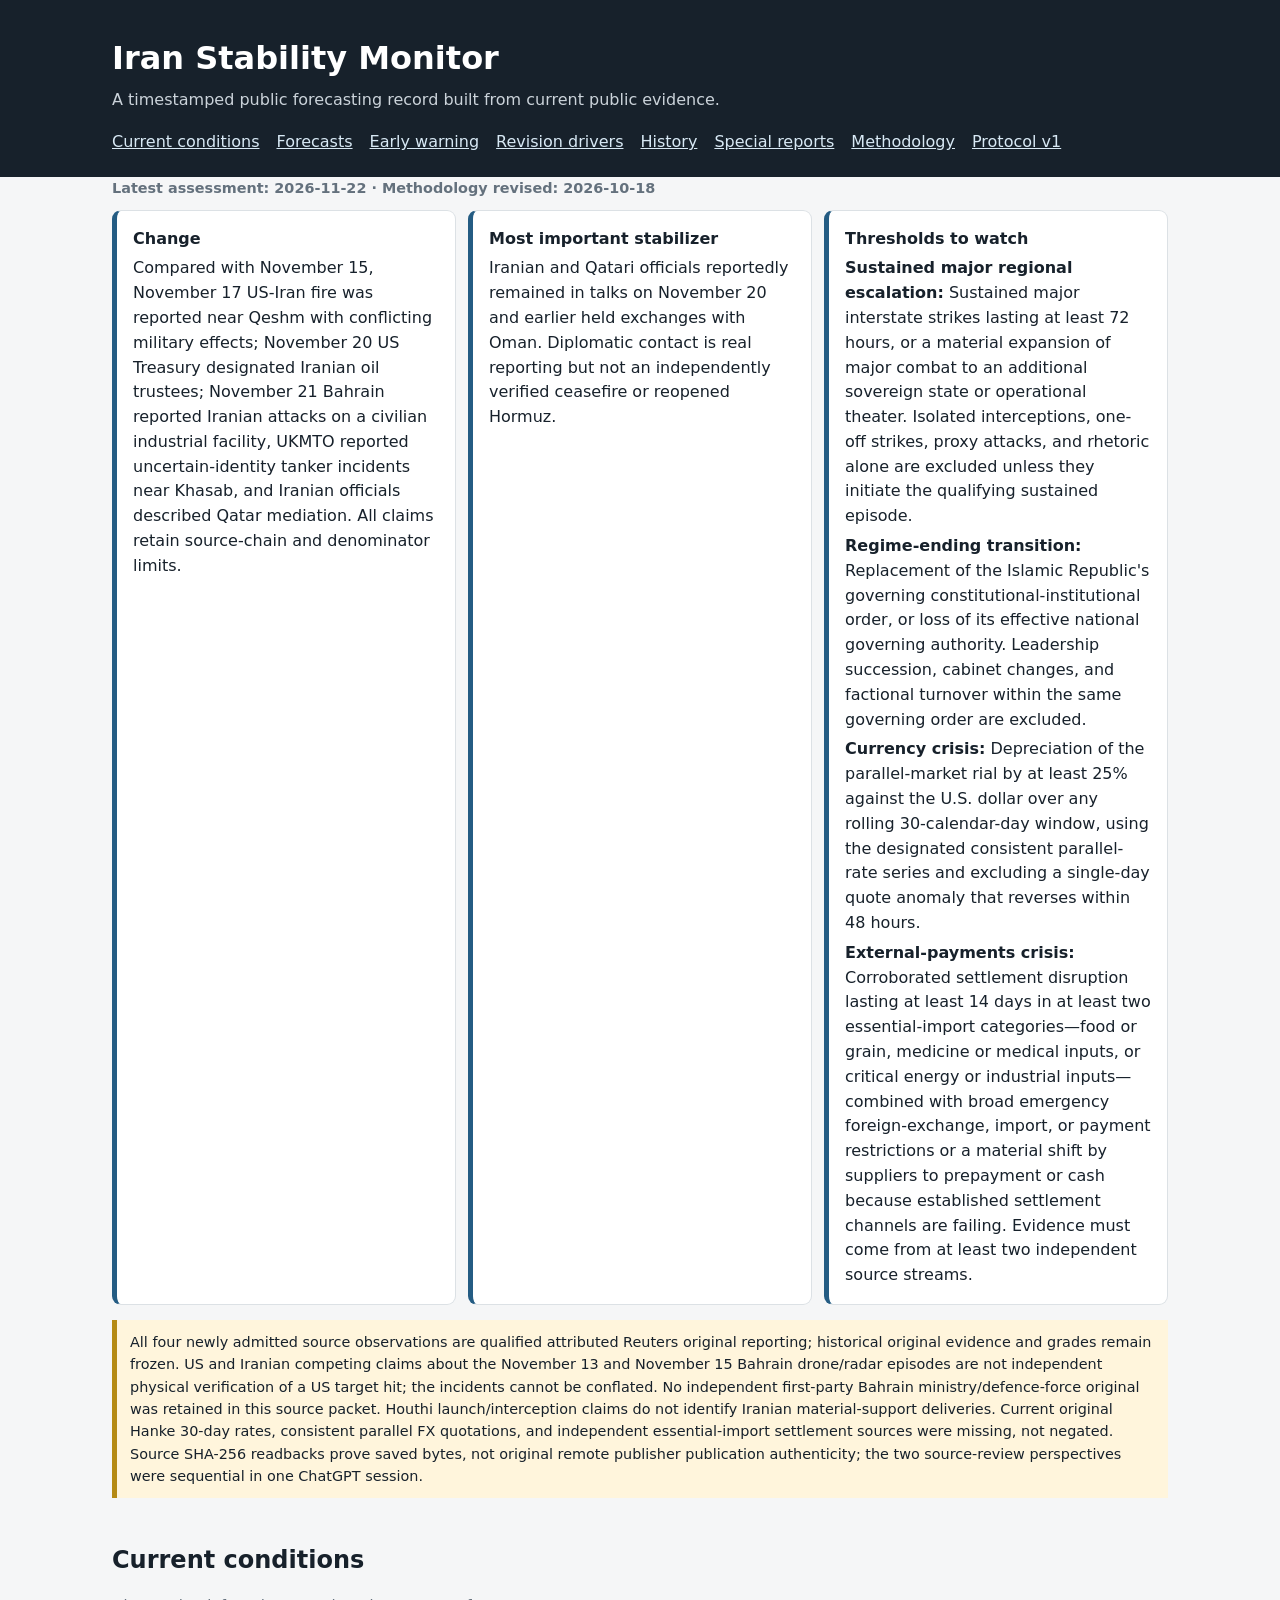
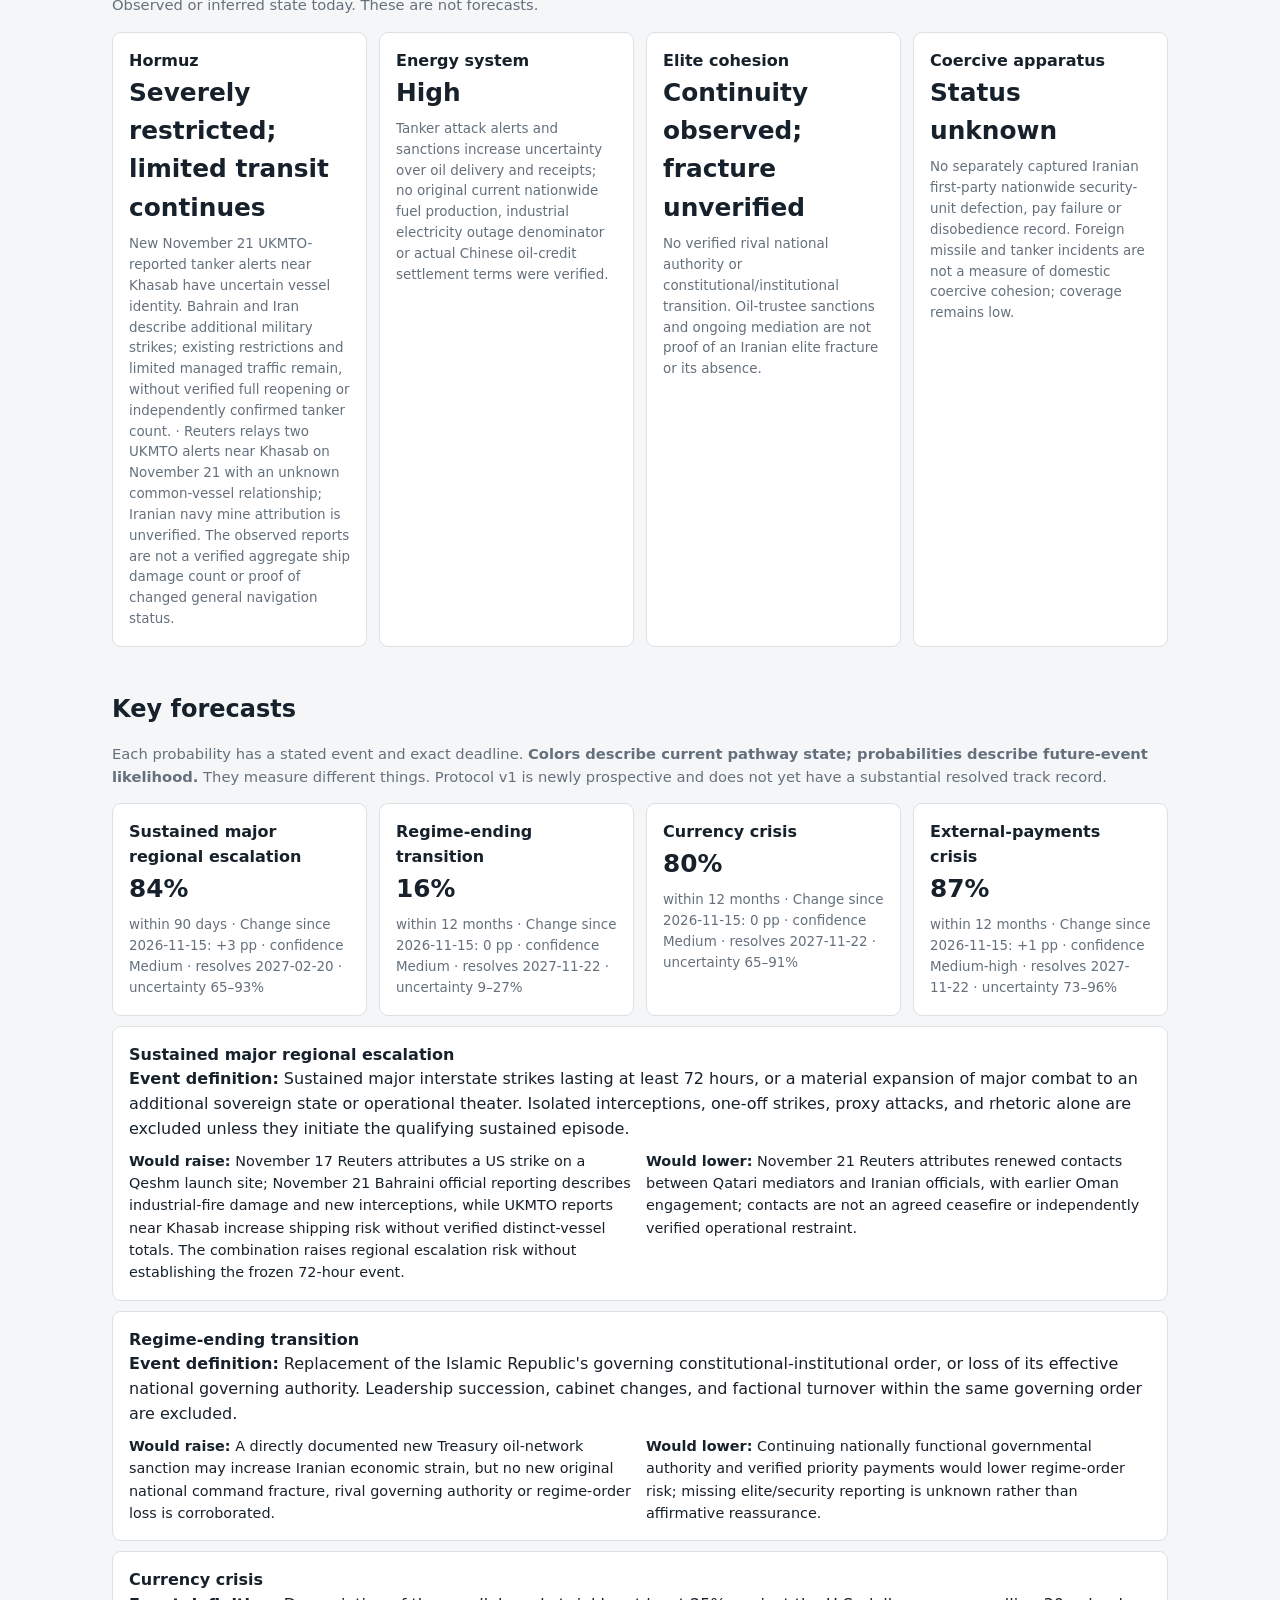
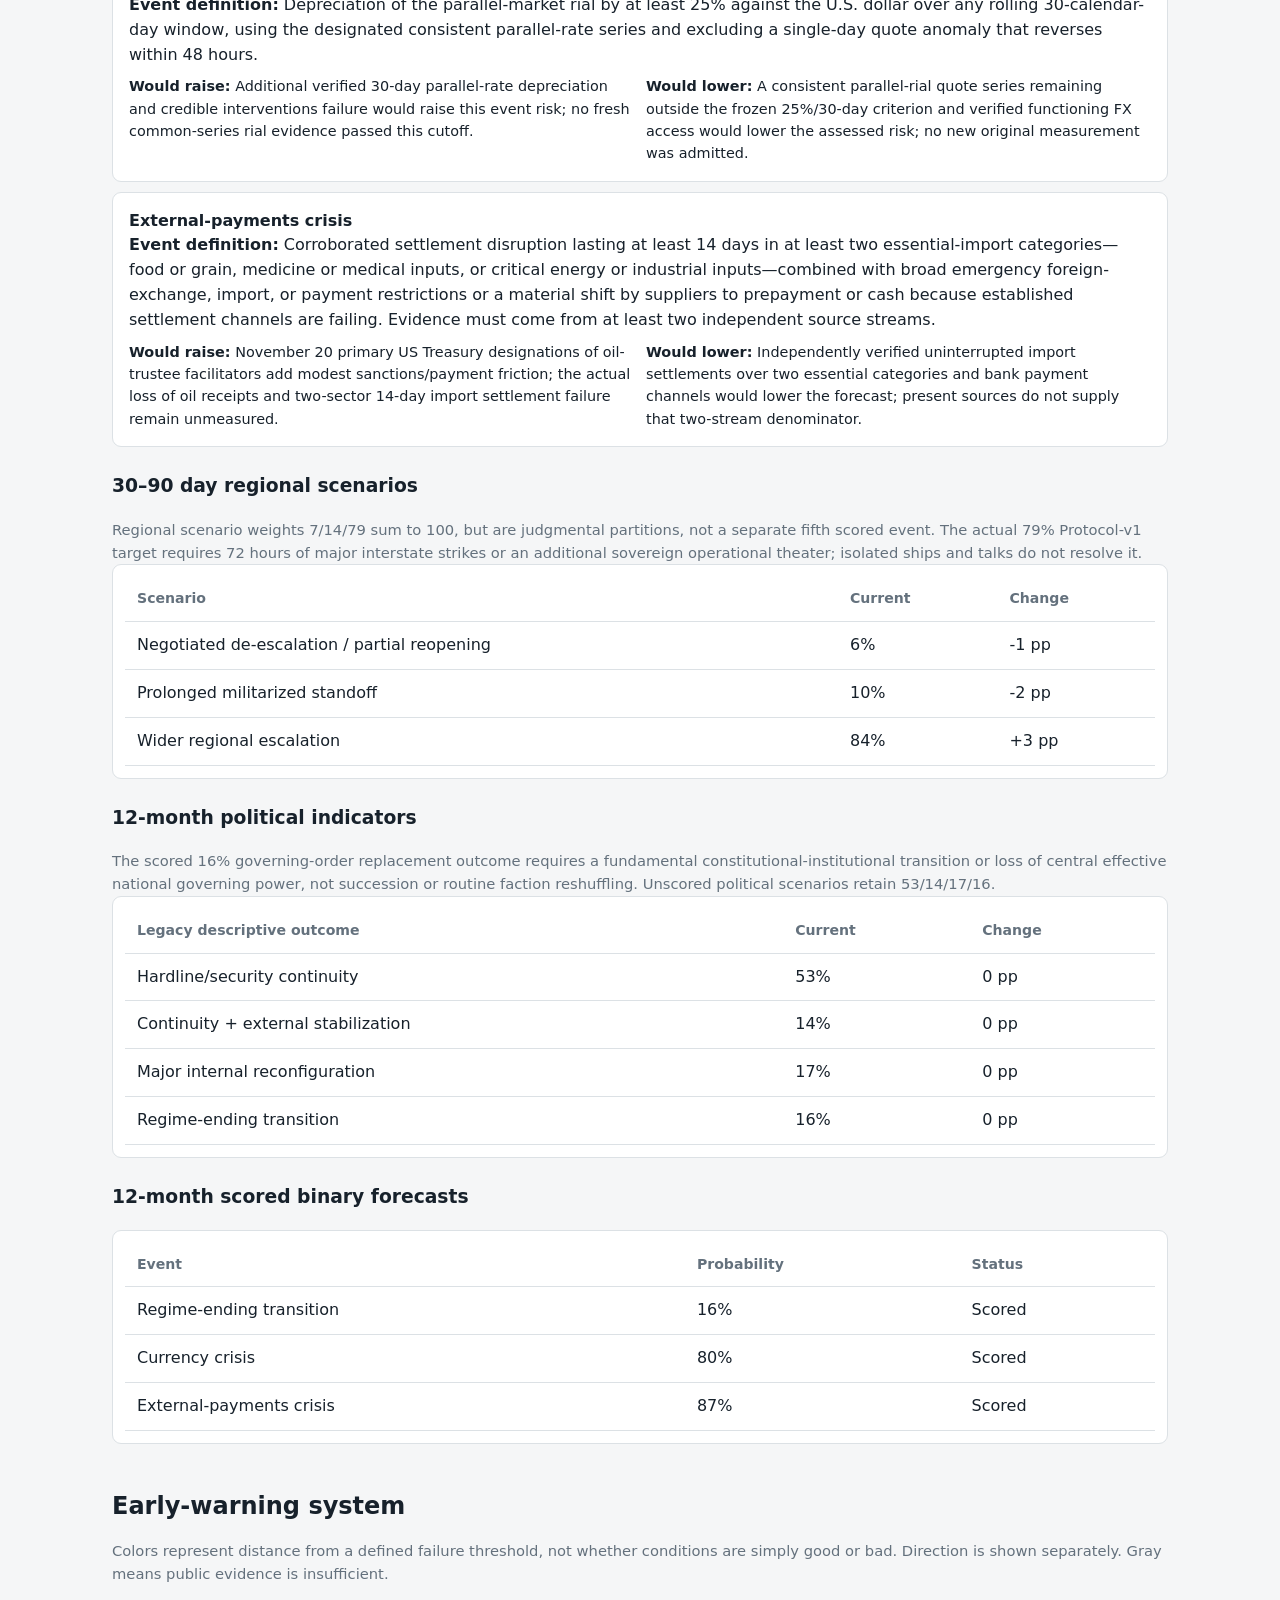
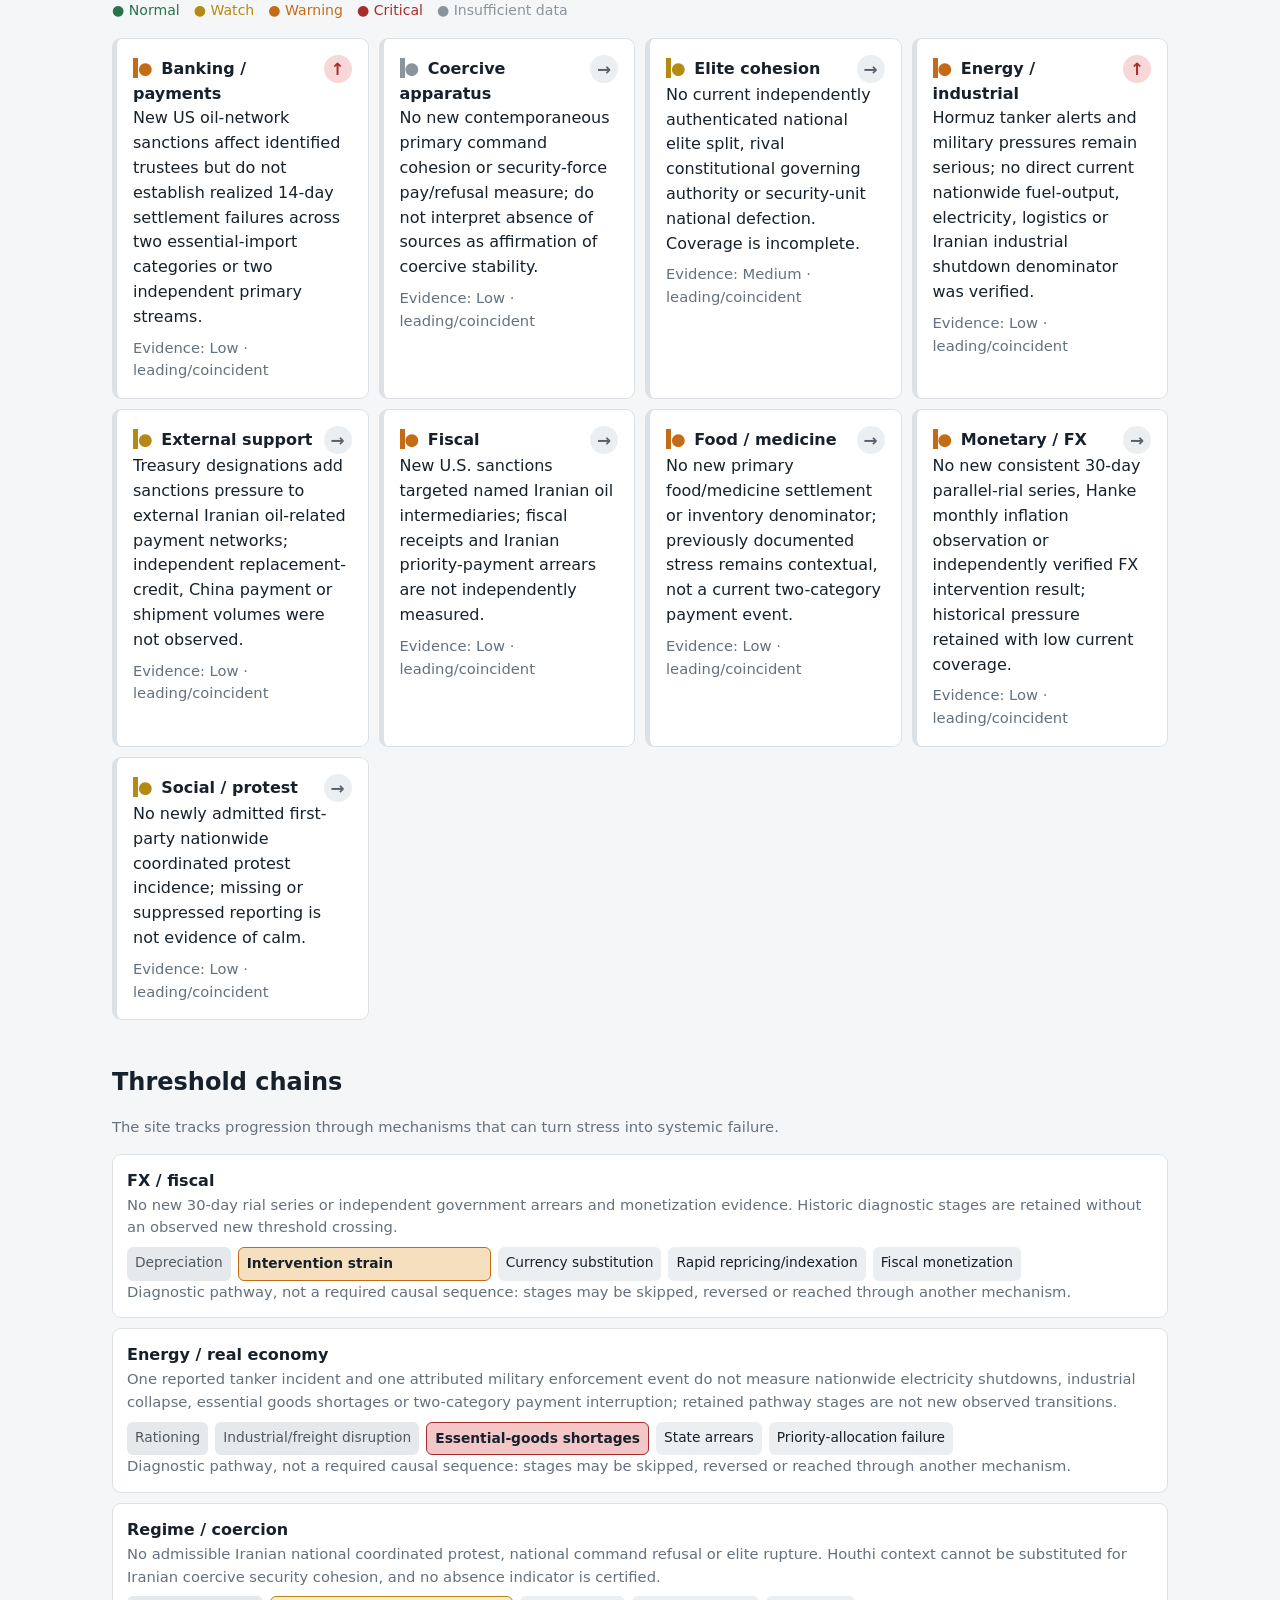
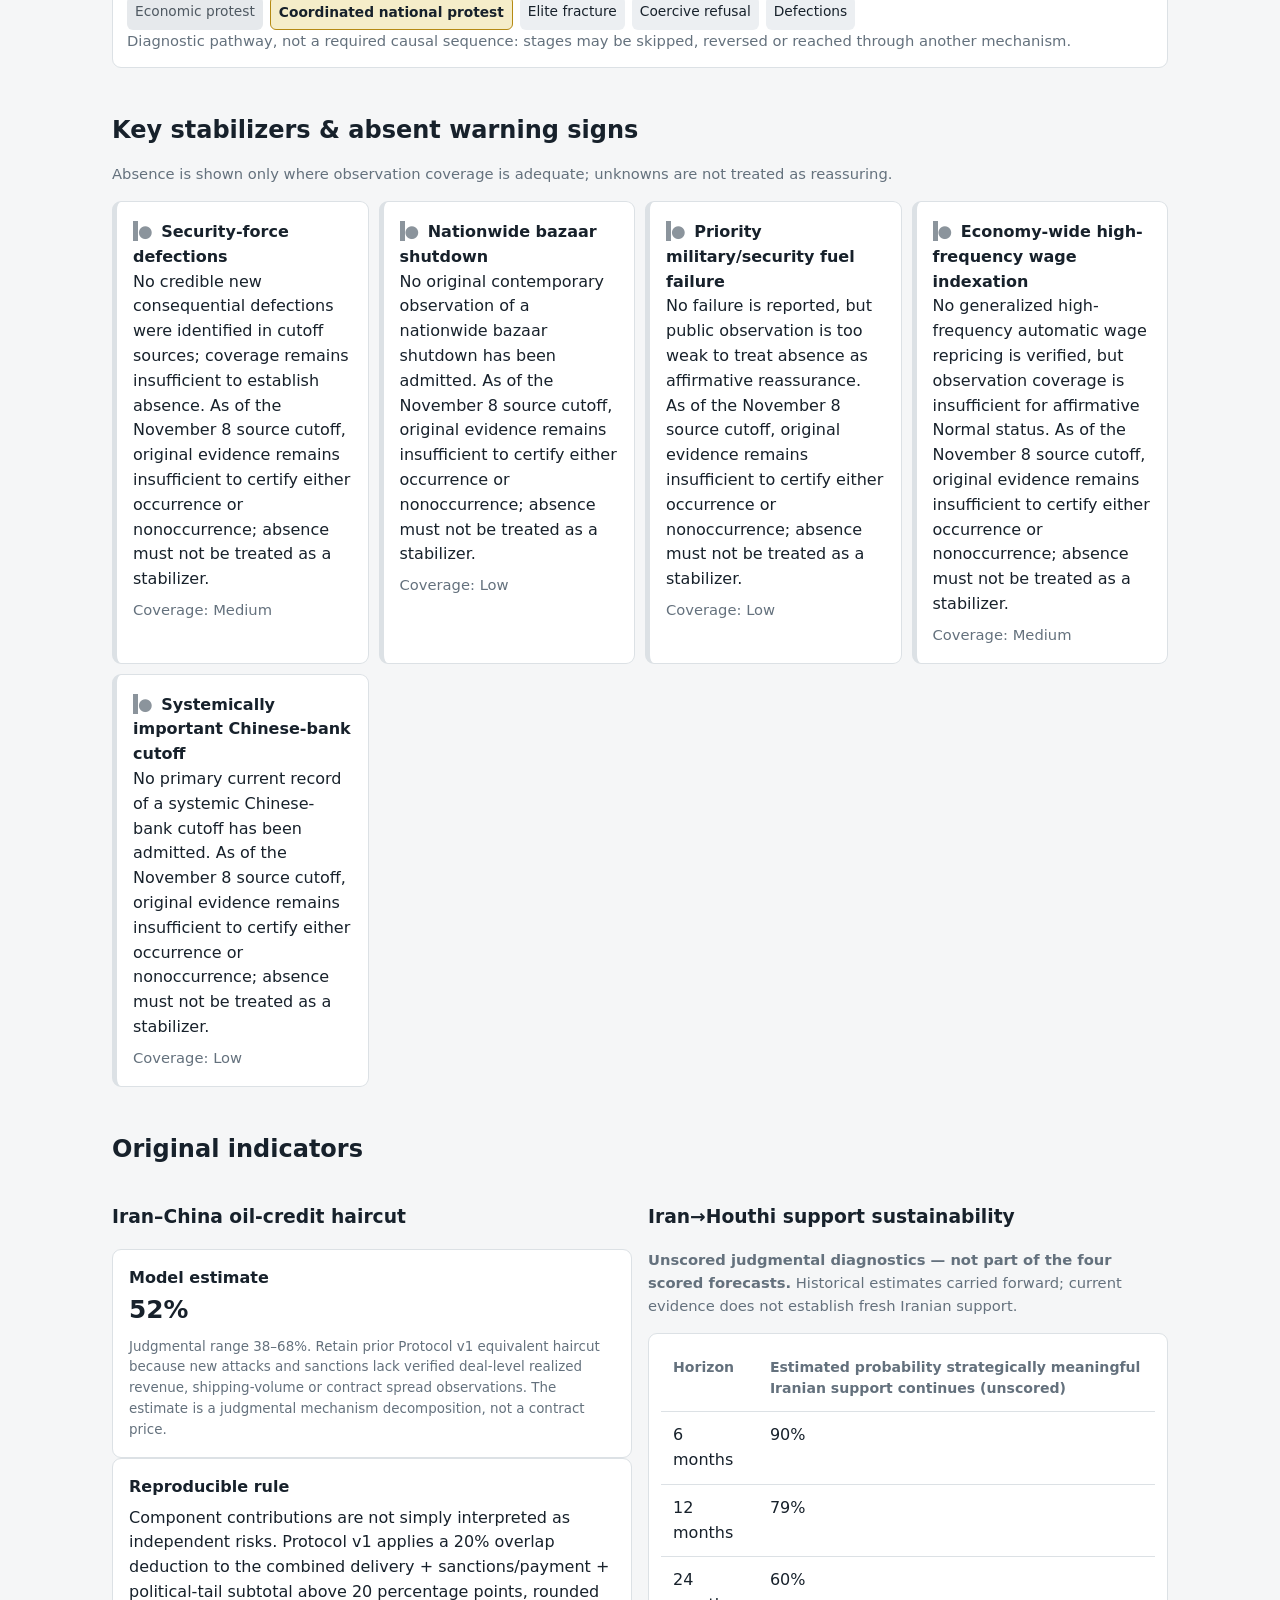
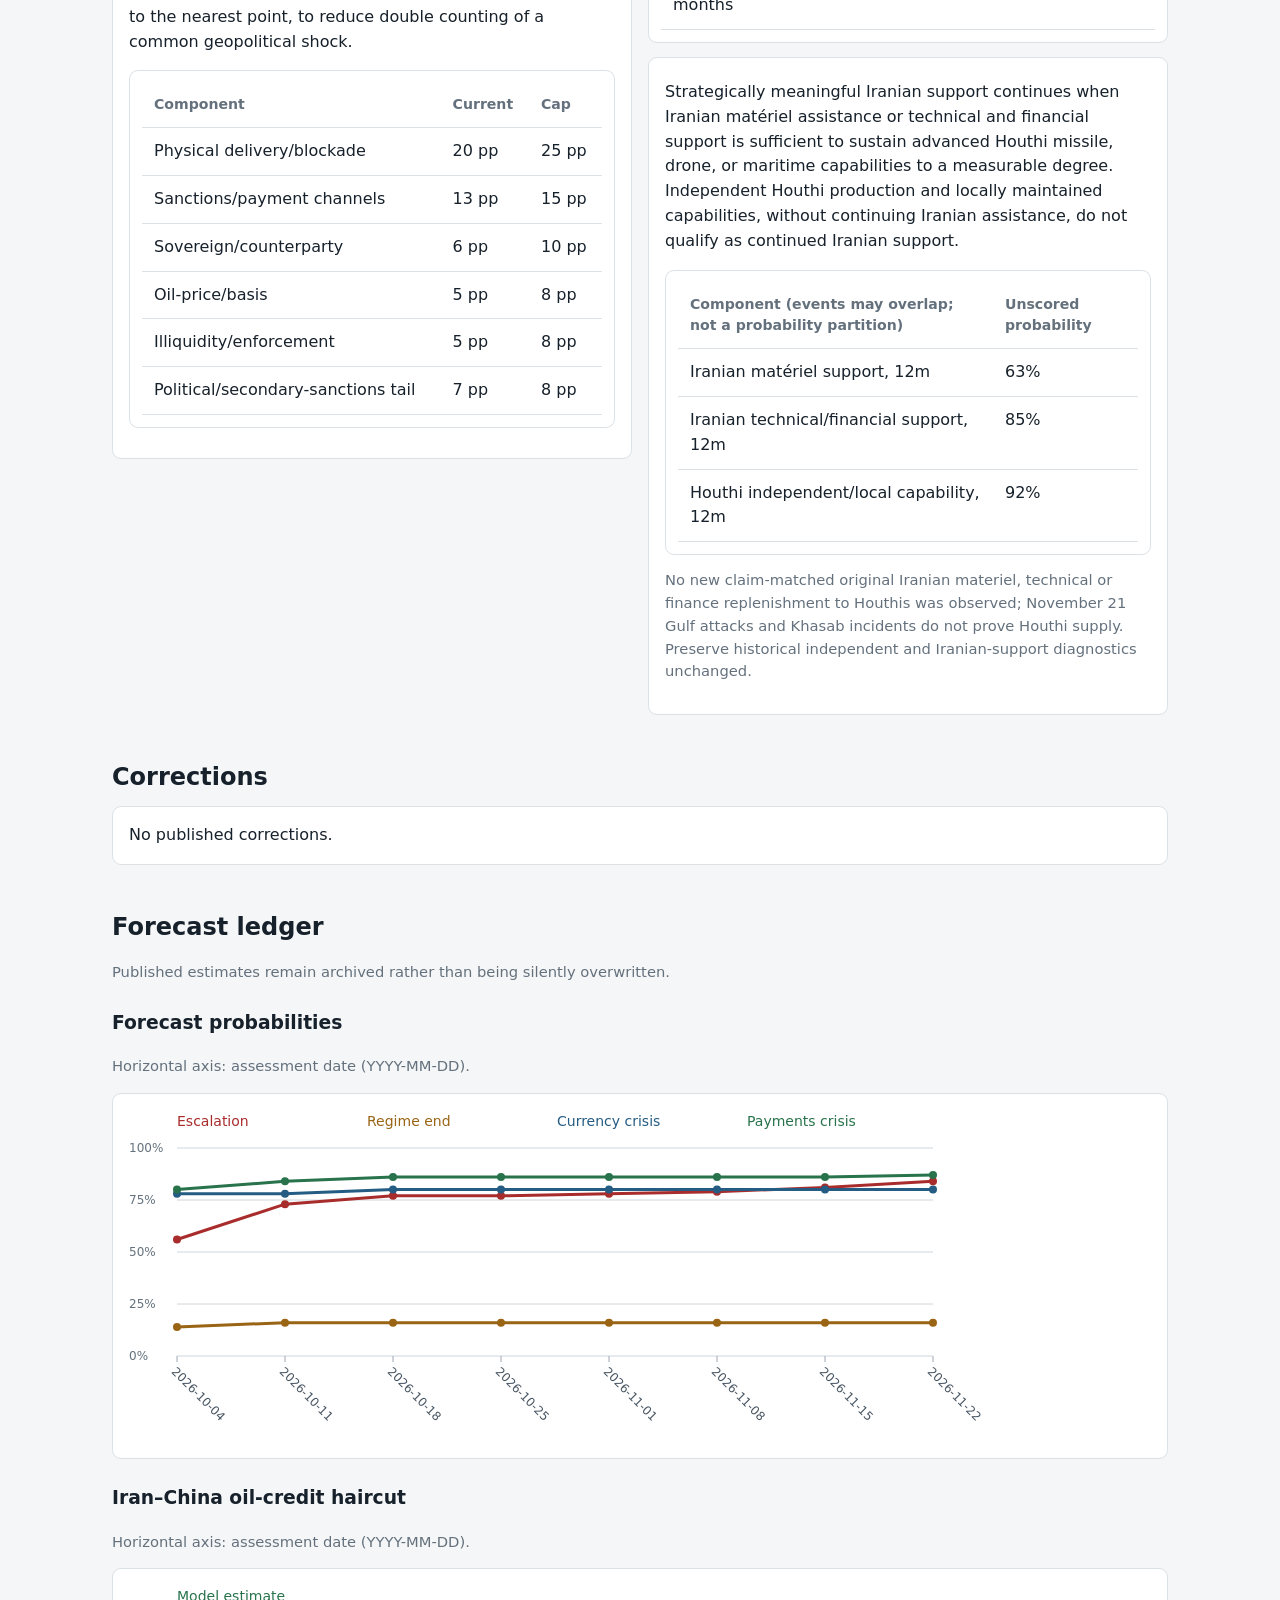
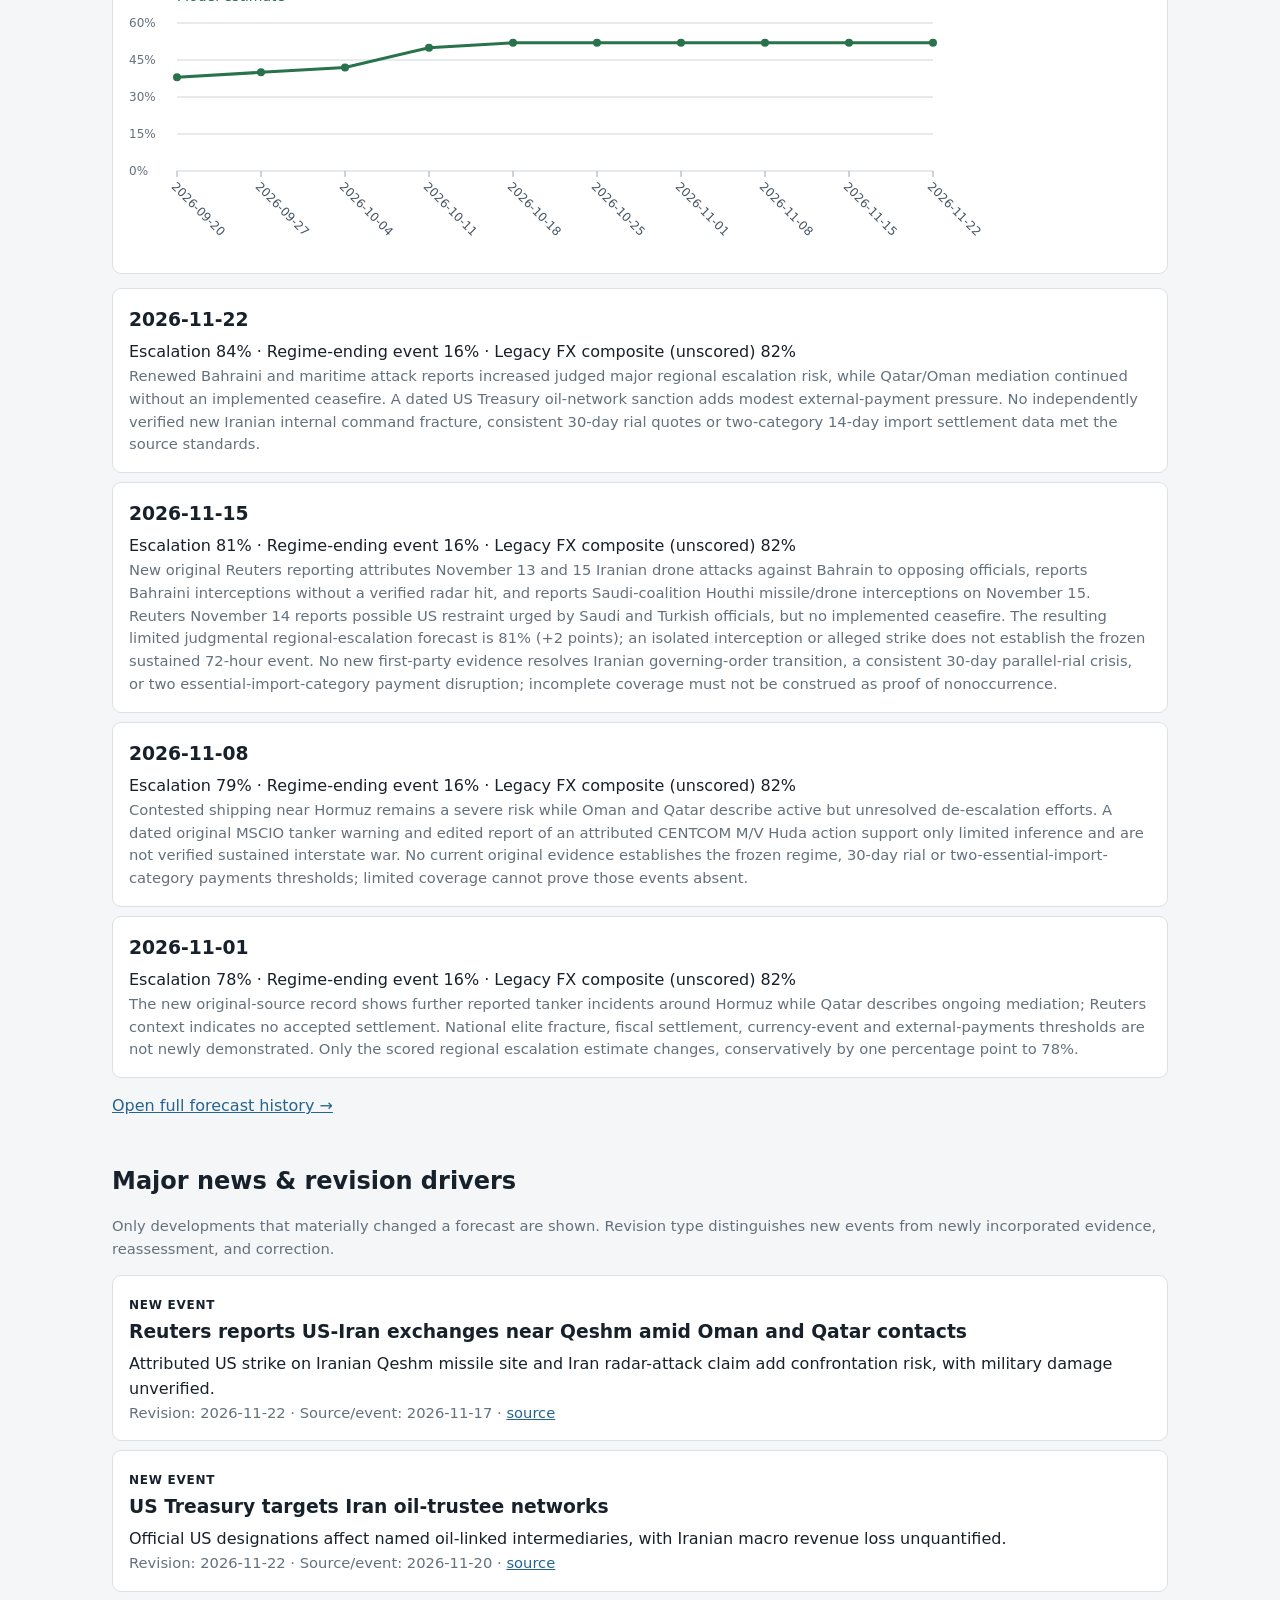
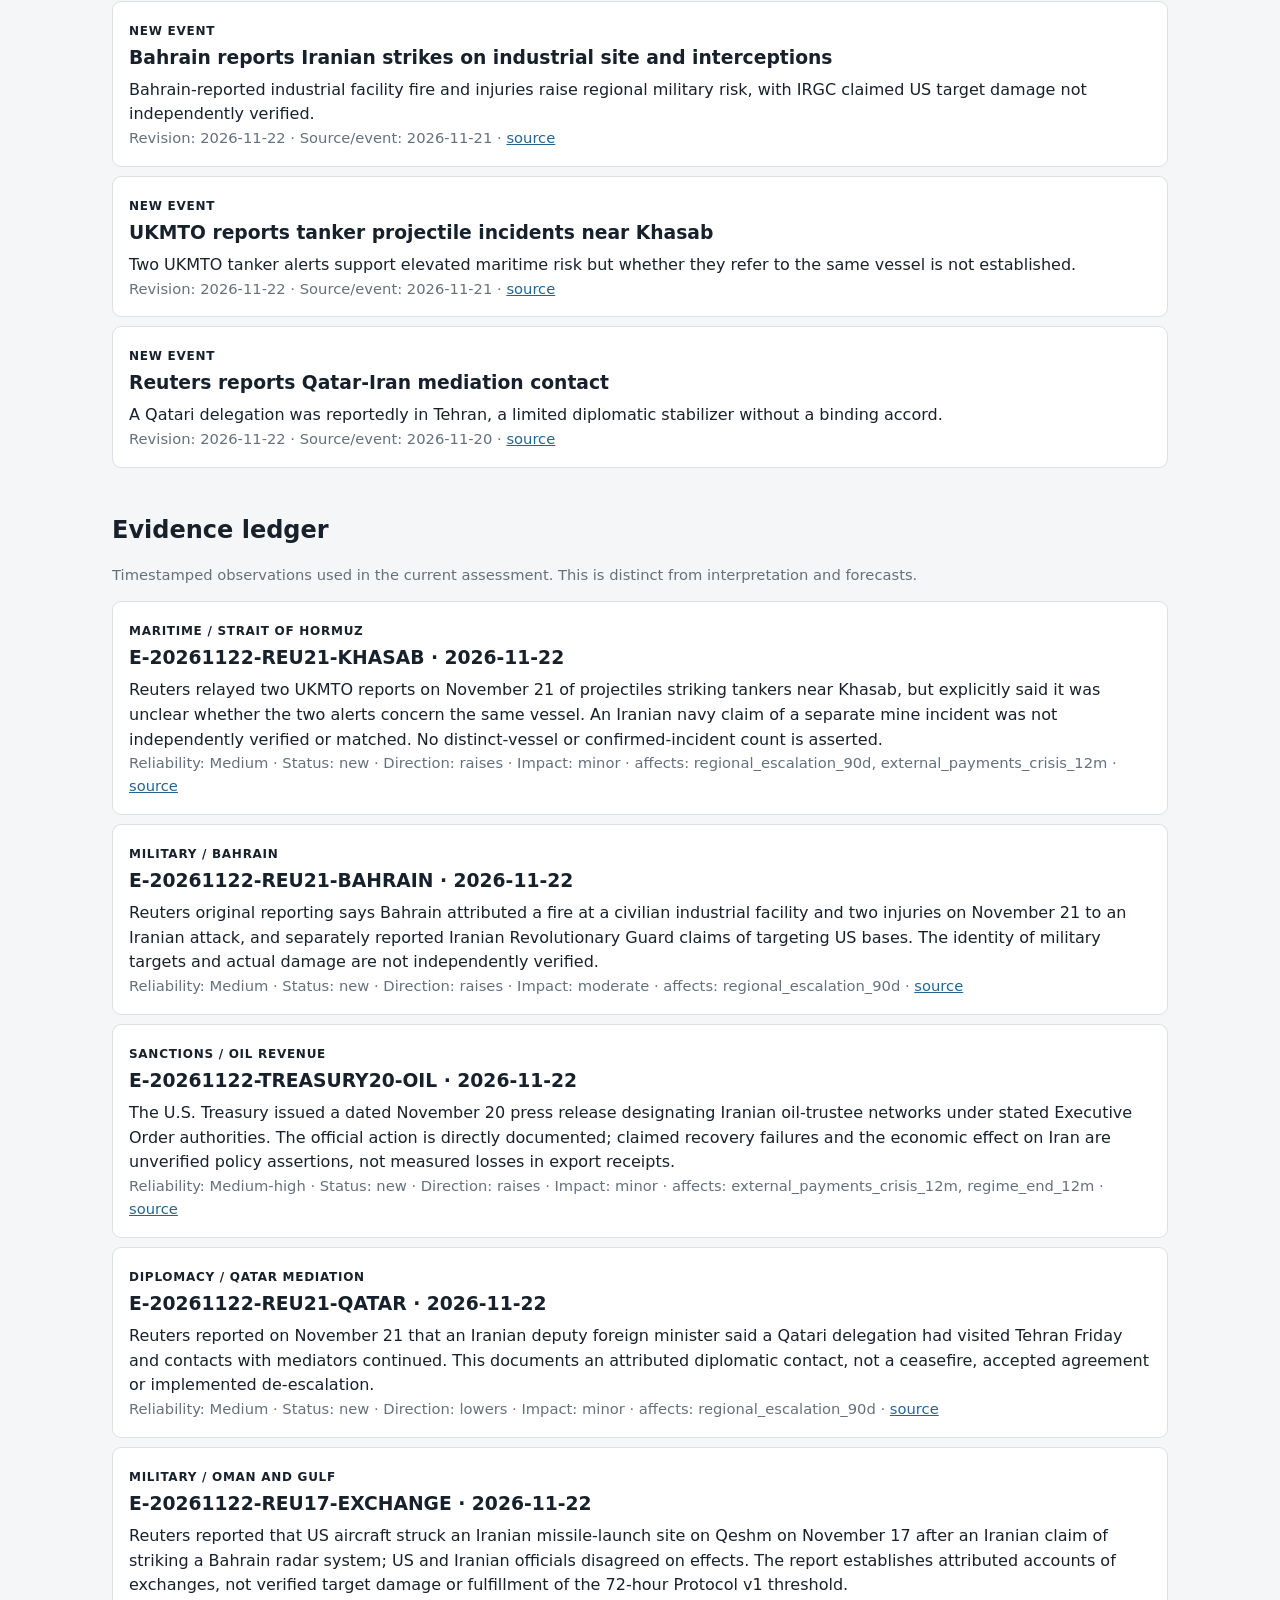
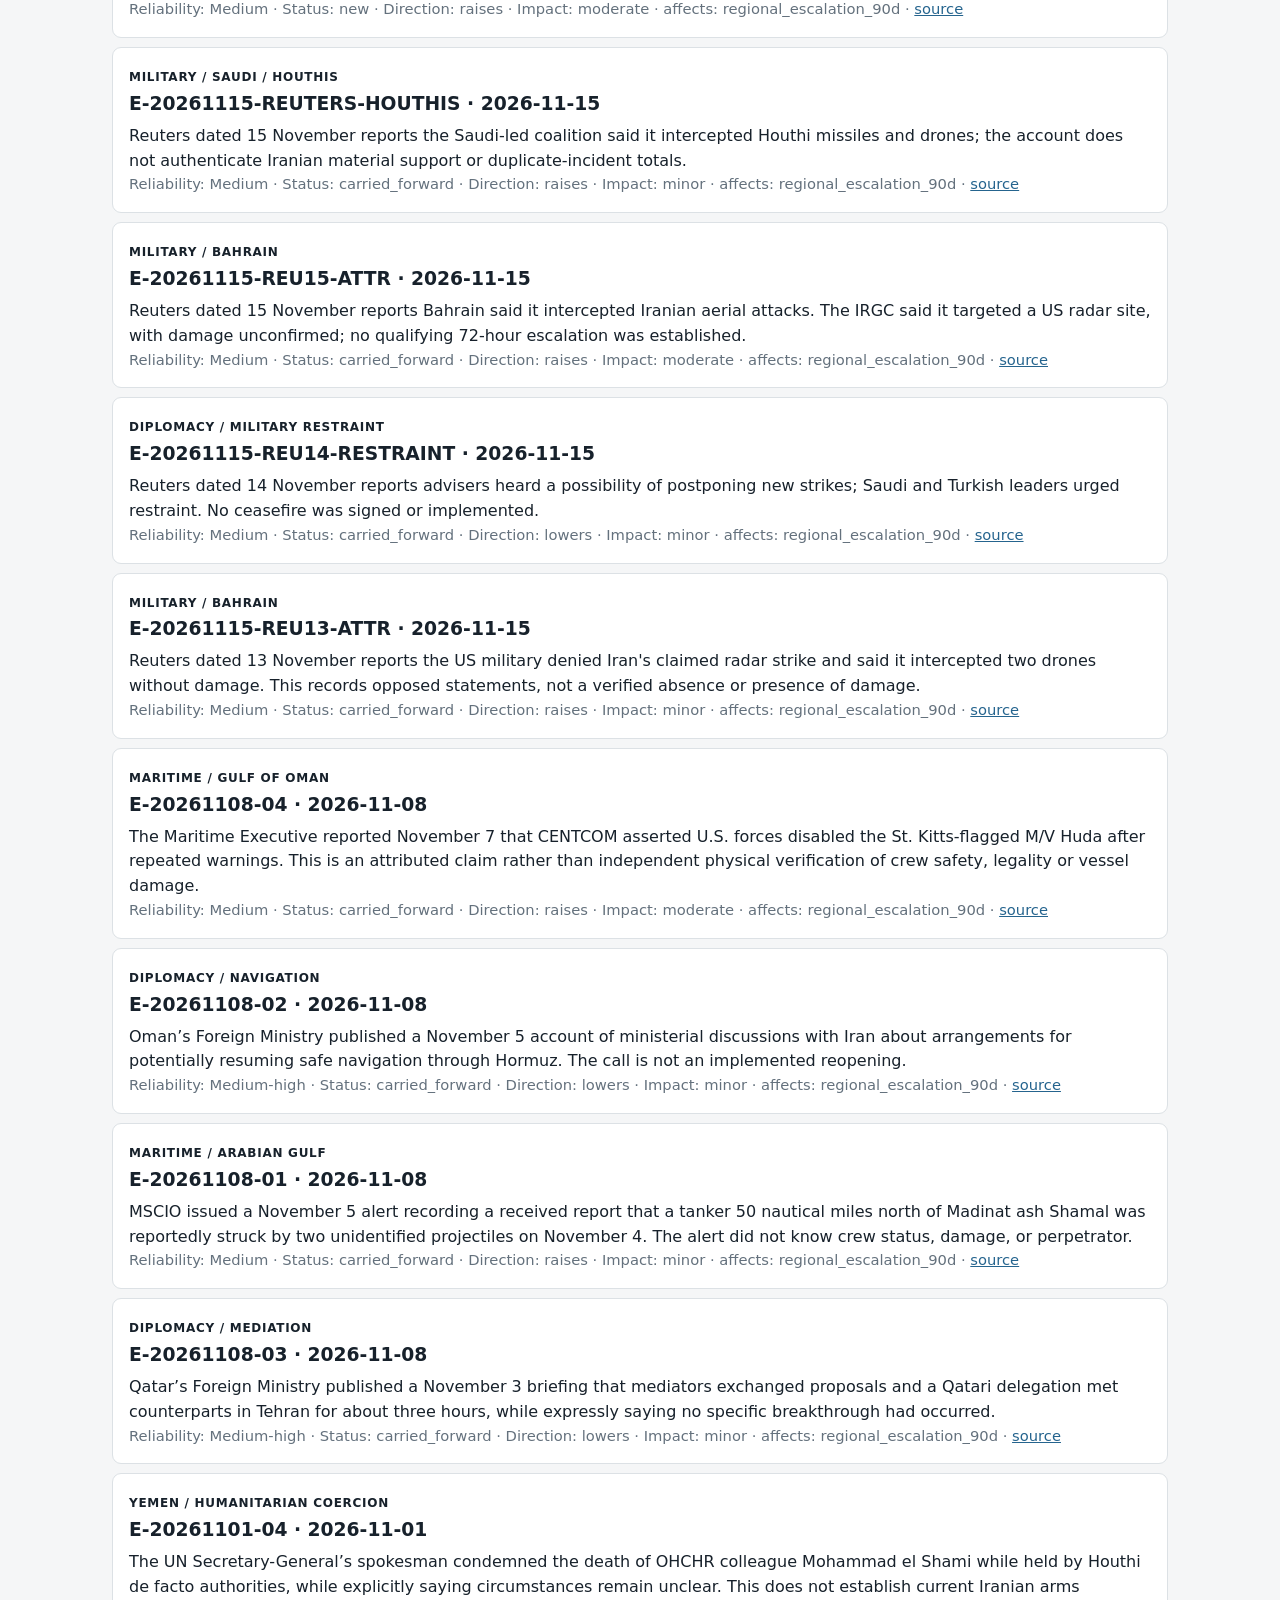
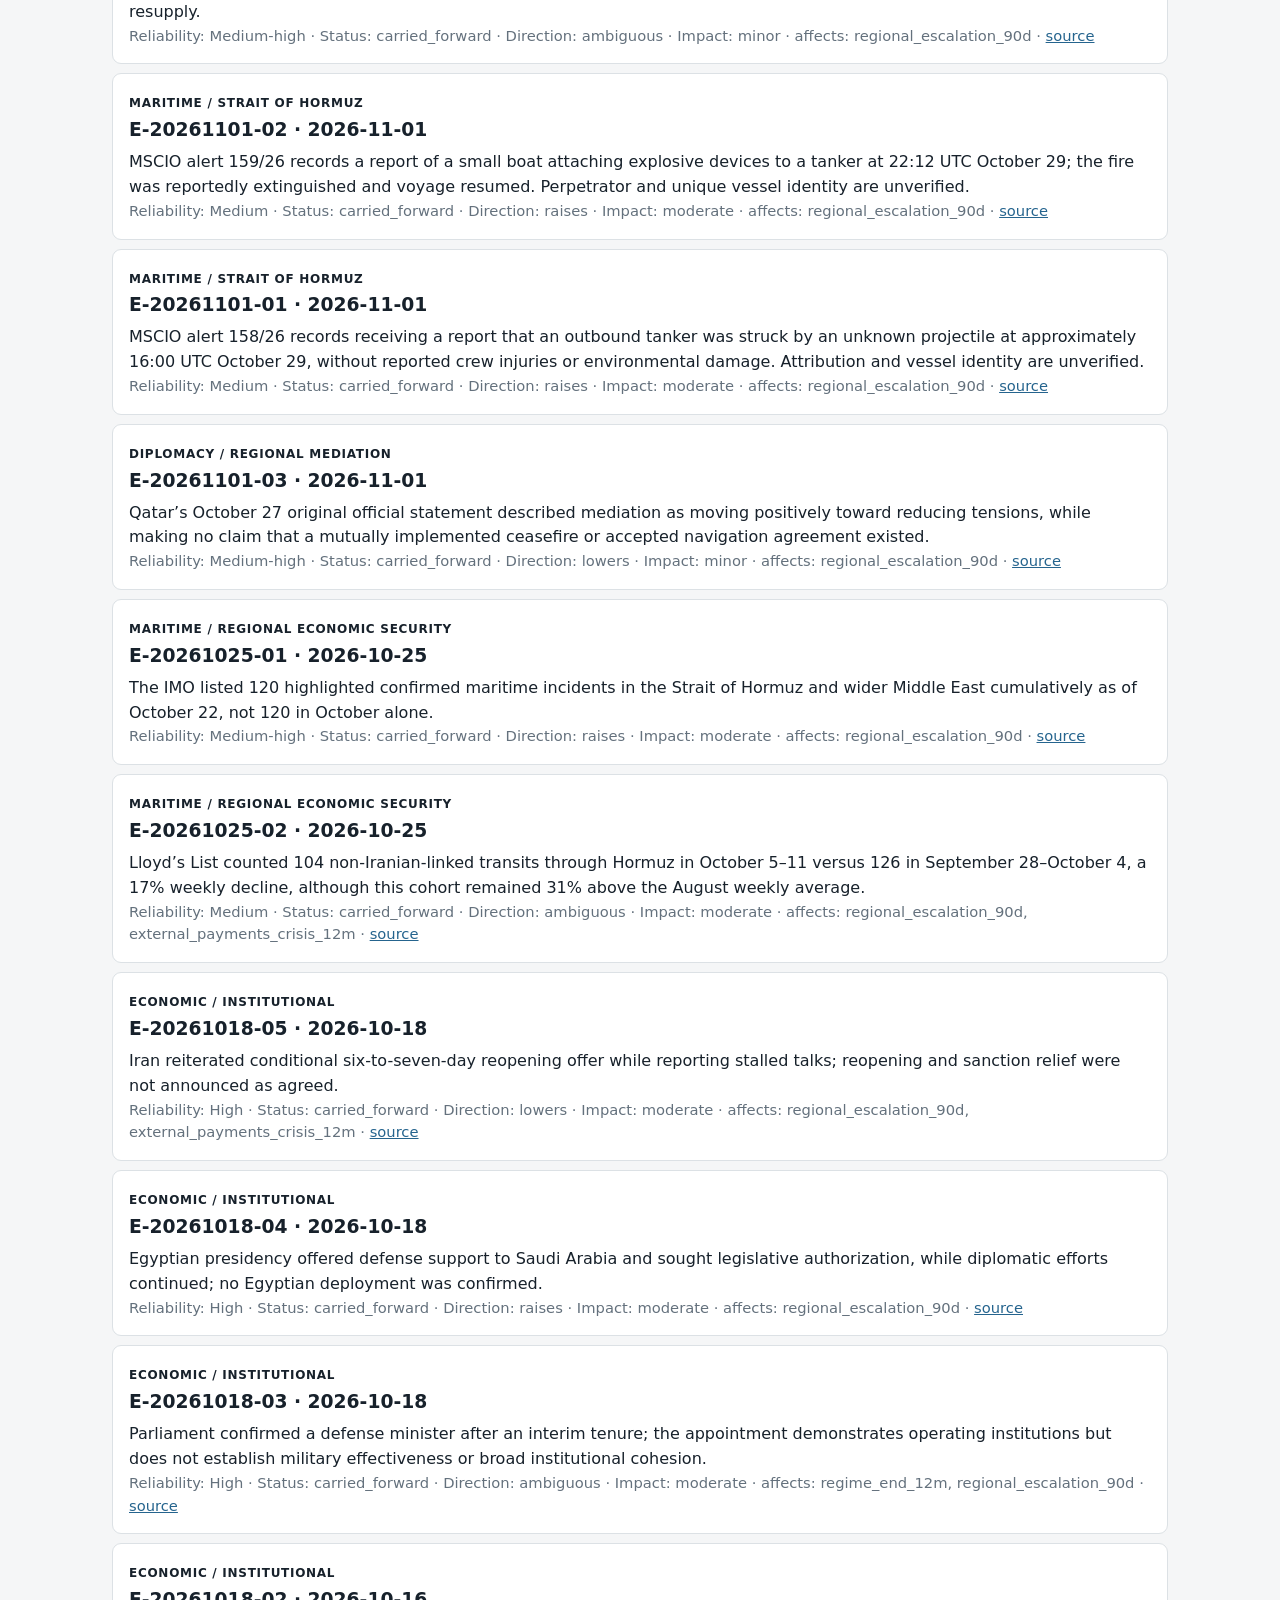
<file: index.html>
<!doctype html><html lang="en"><head><meta charset="utf-8"><meta name="viewport" content="width=device-width,initial-scale=1"><title>Iran Stability Monitor</title><link rel="stylesheet" href="assets/style.css"></head><body><header><div class="wrap"><h1>Iran Stability Monitor</h1><p>A timestamped public forecasting record built from current public evidence.</p><nav><a href="#conditions">Current conditions</a><a href="#forecasts">Forecasts</a><a href="#warning">Early warning</a><a href="#drivers">Revision drivers</a><a href="#history">History</a><a href="special-reports.html">Special reports</a><a href="about.html">Methodology</a><a href="protocol-v1.html">Protocol v1</a></nav></div></header><main class="wrap"><section id="dashboard"><div id="revisionDate" class="revision-date"></div><div id="changed" class="changebox change-top"></div><div id="limitations" class="limitations"></div></section><section id="conditions"><h2>Current conditions</h2><p class="muted">Observed or inferred state today. These are not forecasts.</p><div id="conditionCards" class="cards"></div></section><section id="forecasts"><h2>Key forecasts</h2><p class="muted">Each probability has a stated event and exact deadline. <strong>Colors describe current pathway state; probabilities describe future-event likelihood.</strong> They measure different things. Protocol v1 is newly prospective and does not yet have a substantial resolved track record.</p><div id="forecastCards" class="cards"></div><div id="forecastTriggers"></div><h3>30–90 day regional scenarios</h3><div id="regionalNote" class="small"></div><div id="regional"></div><h3>12-month political indicators</h3><div id="politicalNote" class="small"></div><div id="political"></div><h3>12-month scored binary forecasts</h3><div id="binaryPolitical"></div></section><section id="warning"><h2>Early-warning system</h2><p class="muted">Colors represent distance from a defined failure threshold, not whether conditions are simply good or bad. Direction is shown separately. Gray means public evidence is insufficient.</p><div class="legend"><span class="green-dot">● Normal</span><span class="yellow-dot">● Watch</span><span class="orange-dot">● Warning</span><span class="red-dot">● Critical</span><span class="gray-dot">● Insufficient data</span></div><div id="warningGrid" class="warning"></div></section><section><h2>Threshold chains</h2><p class="muted">The site tracks progression through mechanisms that can turn stress into systemic failure.</p><div id="chains"></div></section><section><h2>Key stabilizers & absent warning signs</h2><p class="muted">Absence is shown only where observation coverage is adequate; unknowns are not treated as reassuring.</p><div id="absence" class="warning"></div></section><section><h2>Original indicators</h2><div class="twocol"><div><h3>Iran–China oil-credit haircut</h3><div id="haircut"></div><div id="haircutMethod"></div></div><div><h3>Iran→Houthi support sustainability</h3><div id="houthi"></div><div id="houthiDetail"></div></div></div></section><section id="corrections"><h2>Corrections</h2><div id="correctionLedger"></div></section><section id="history"><h2>Forecast ledger</h2><p class="muted">Published estimates remain archived rather than being silently overwritten.</p><h3>Forecast probabilities</h3><p class="small">Horizontal axis: assessment date (YYYY-MM-DD).</p><div class="chartbox"><canvas id="chart" width="900" height="340" role="img" aria-label="Forecast probability history by assessment date"></canvas></div><h3>Iran–China oil-credit haircut</h3><p class="small">Horizontal axis: assessment date (YYYY-MM-DD).</p><div class="chartbox"><canvas id="haircutChart" width="900" height="280" role="img" aria-label="Iran–China oil-credit haircut history by assessment date"></canvas></div><div id="archive"></div><p><a href="history.html">Open full forecast history →</a></p></section><section id="drivers"><h2>Major news & revision drivers</h2><p class="muted">Only developments that materially changed a forecast are shown. Revision type distinguishes new events from newly incorporated evidence, reassessment, and correction.</p><div id="news"></div></section><section id="evidence"><h2>Evidence ledger</h2><p class="muted">Timestamped observations used in the current assessment. This is distinct from interpretation and forecasts.</p><div id="evidenceLedger"></div></section><div id="forecastAudit" class="bottom-forecast-audit"></div><div class="bottom-status"><div id="freshness" class="freshness"></div><div id="protocolStatus" class="protocol-status"></div><div id="validationStatus" class="validation-status">Validation: repository checks enabled</div></div><p class="note">Probabilities are analytical judgments, not market prices or official forecasts. Missing public evidence is not treated as evidence of stability. See <a href="about.html">methodology</a>.</p></main><footer><div class="wrap">Iran Stability Monitor · <a href="about.html">Methodology</a> · <a href="data/history.json">Machine-readable ledger</a></div></footer><script src="assets/app.js?v=3504d6dd1a4a"></script></body></html>
</file>
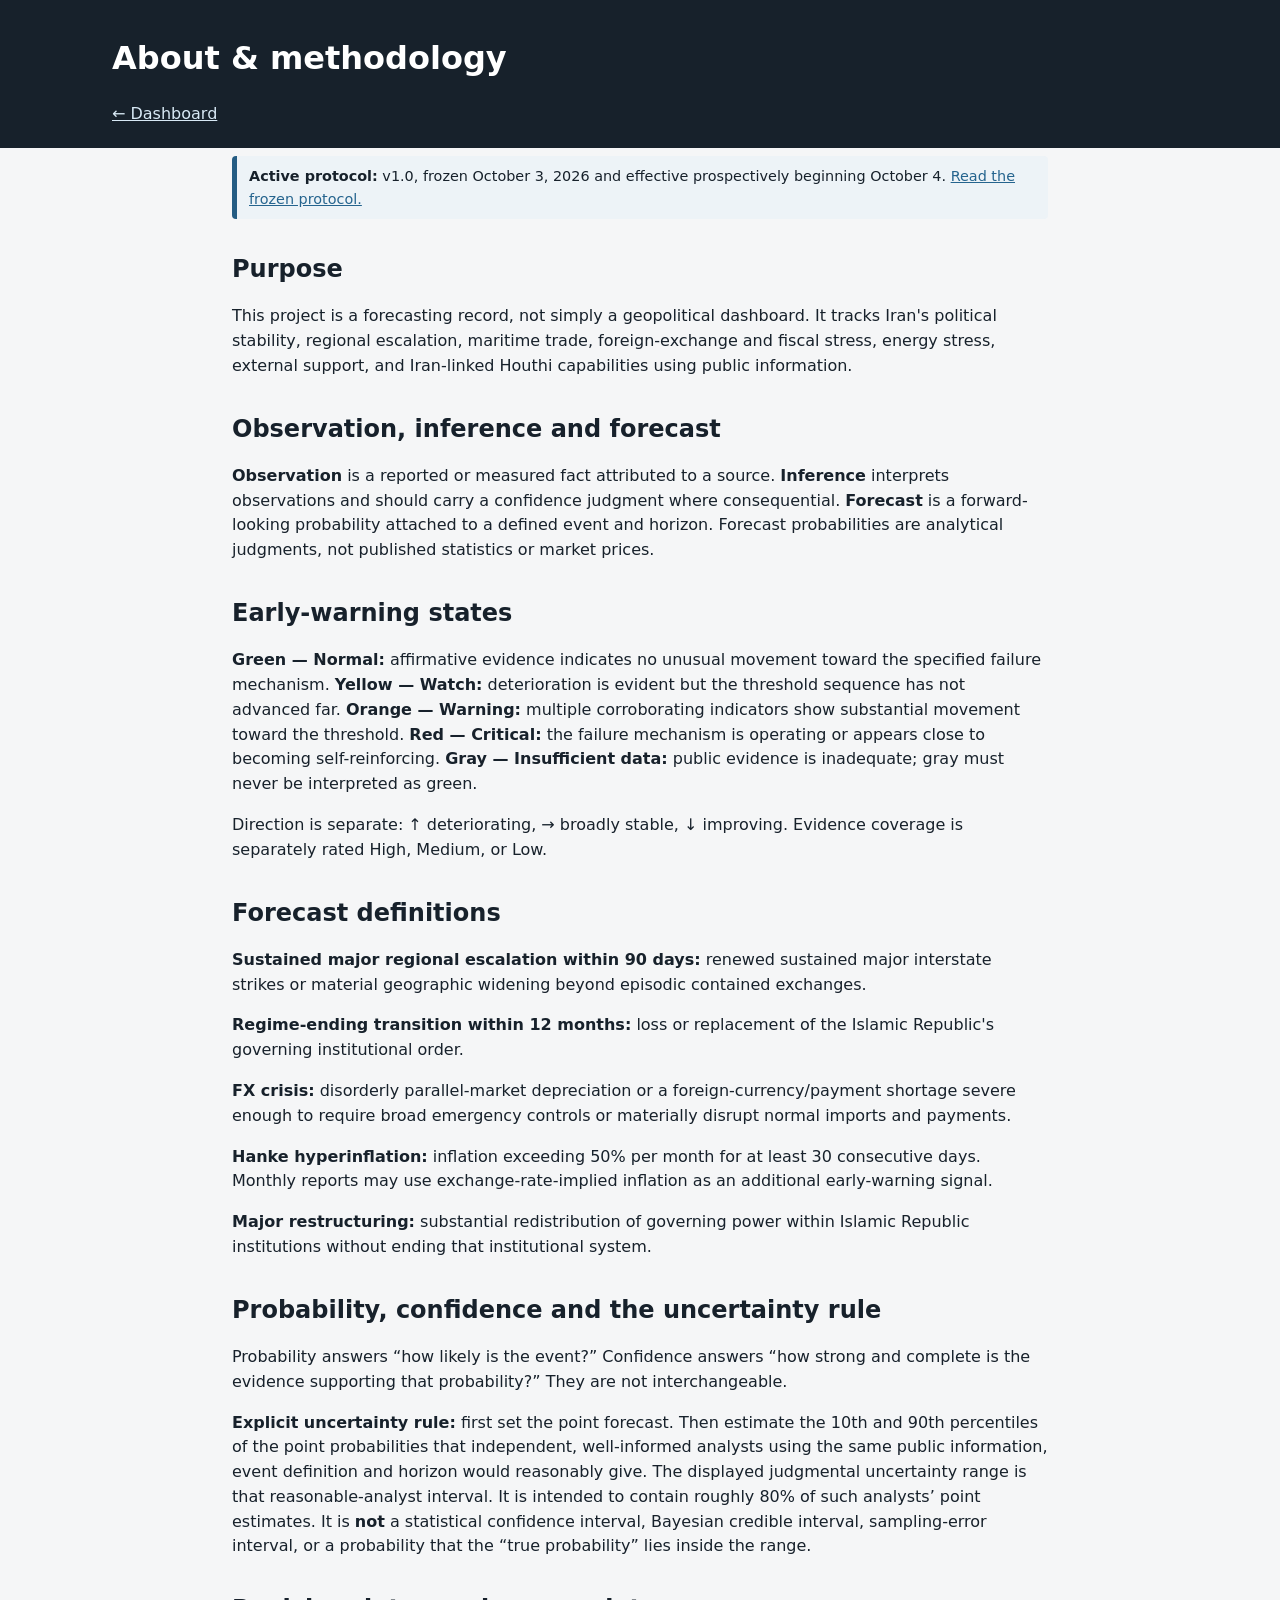
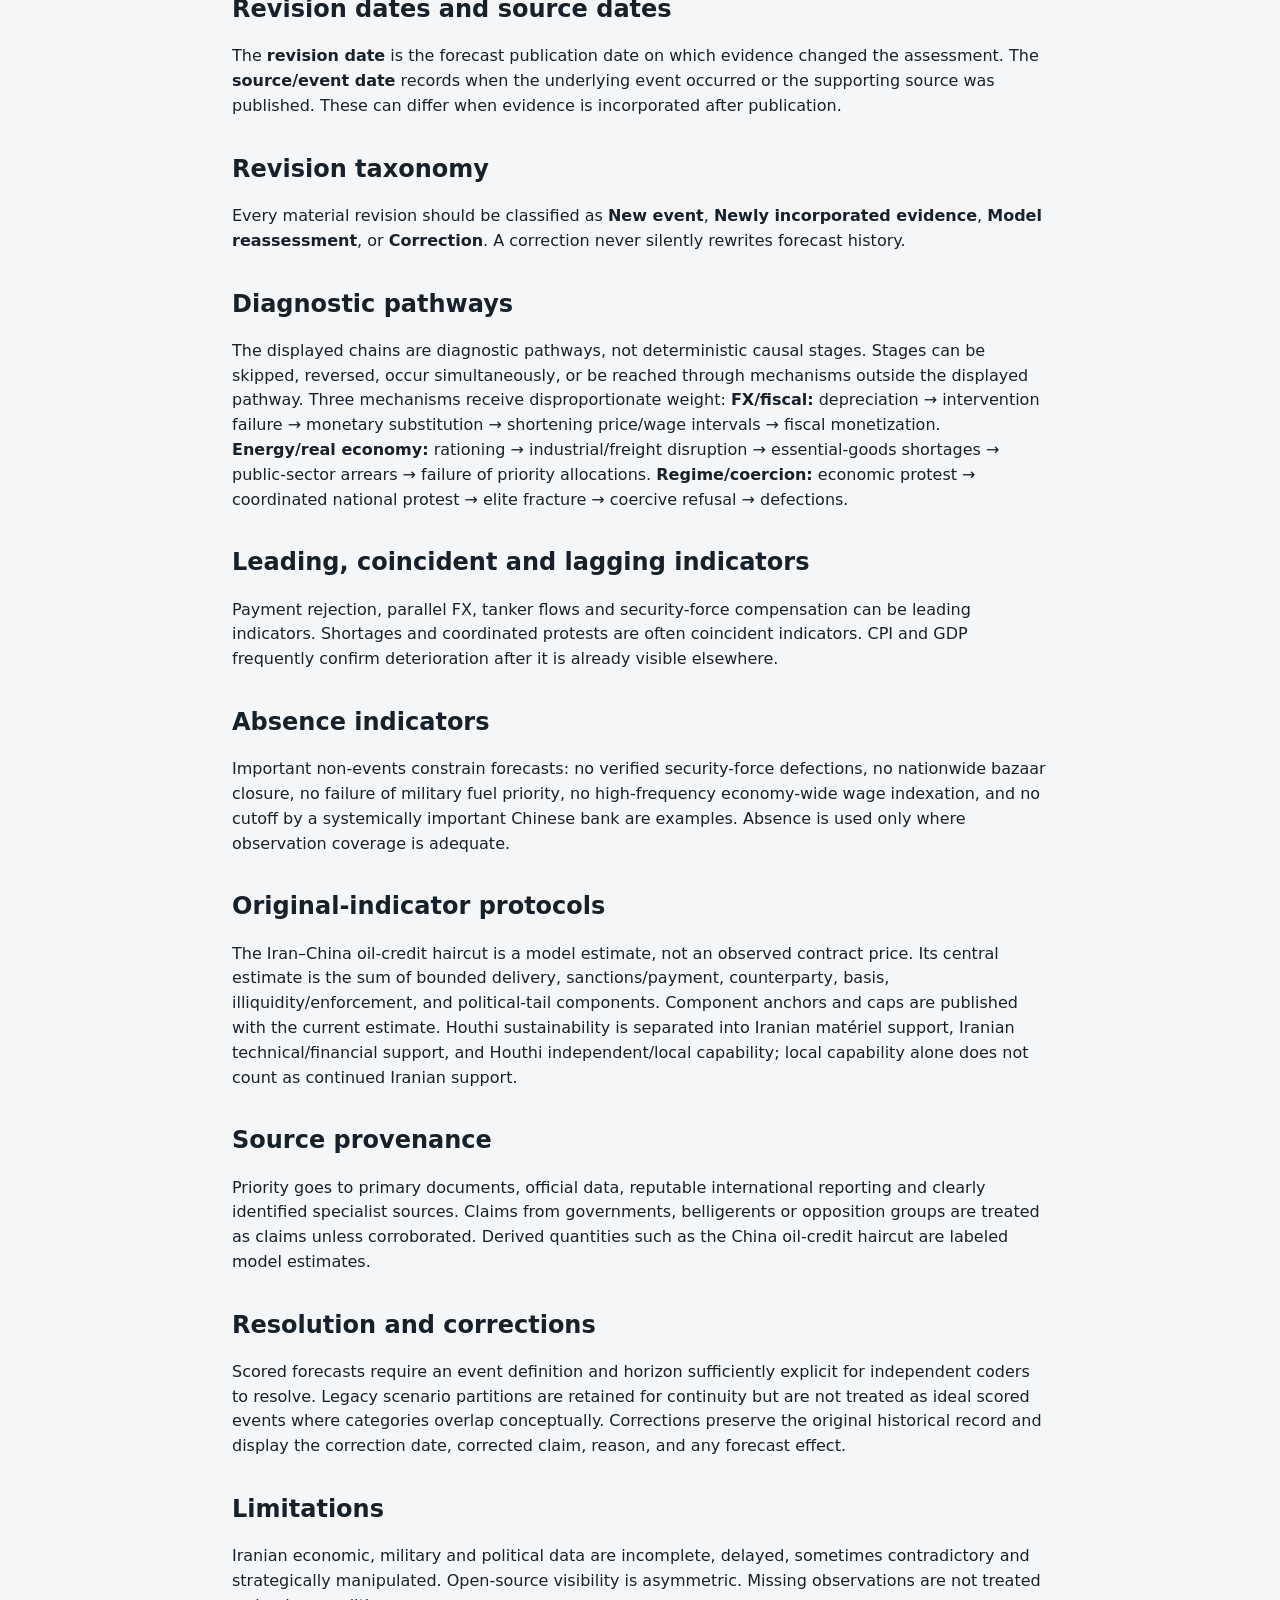
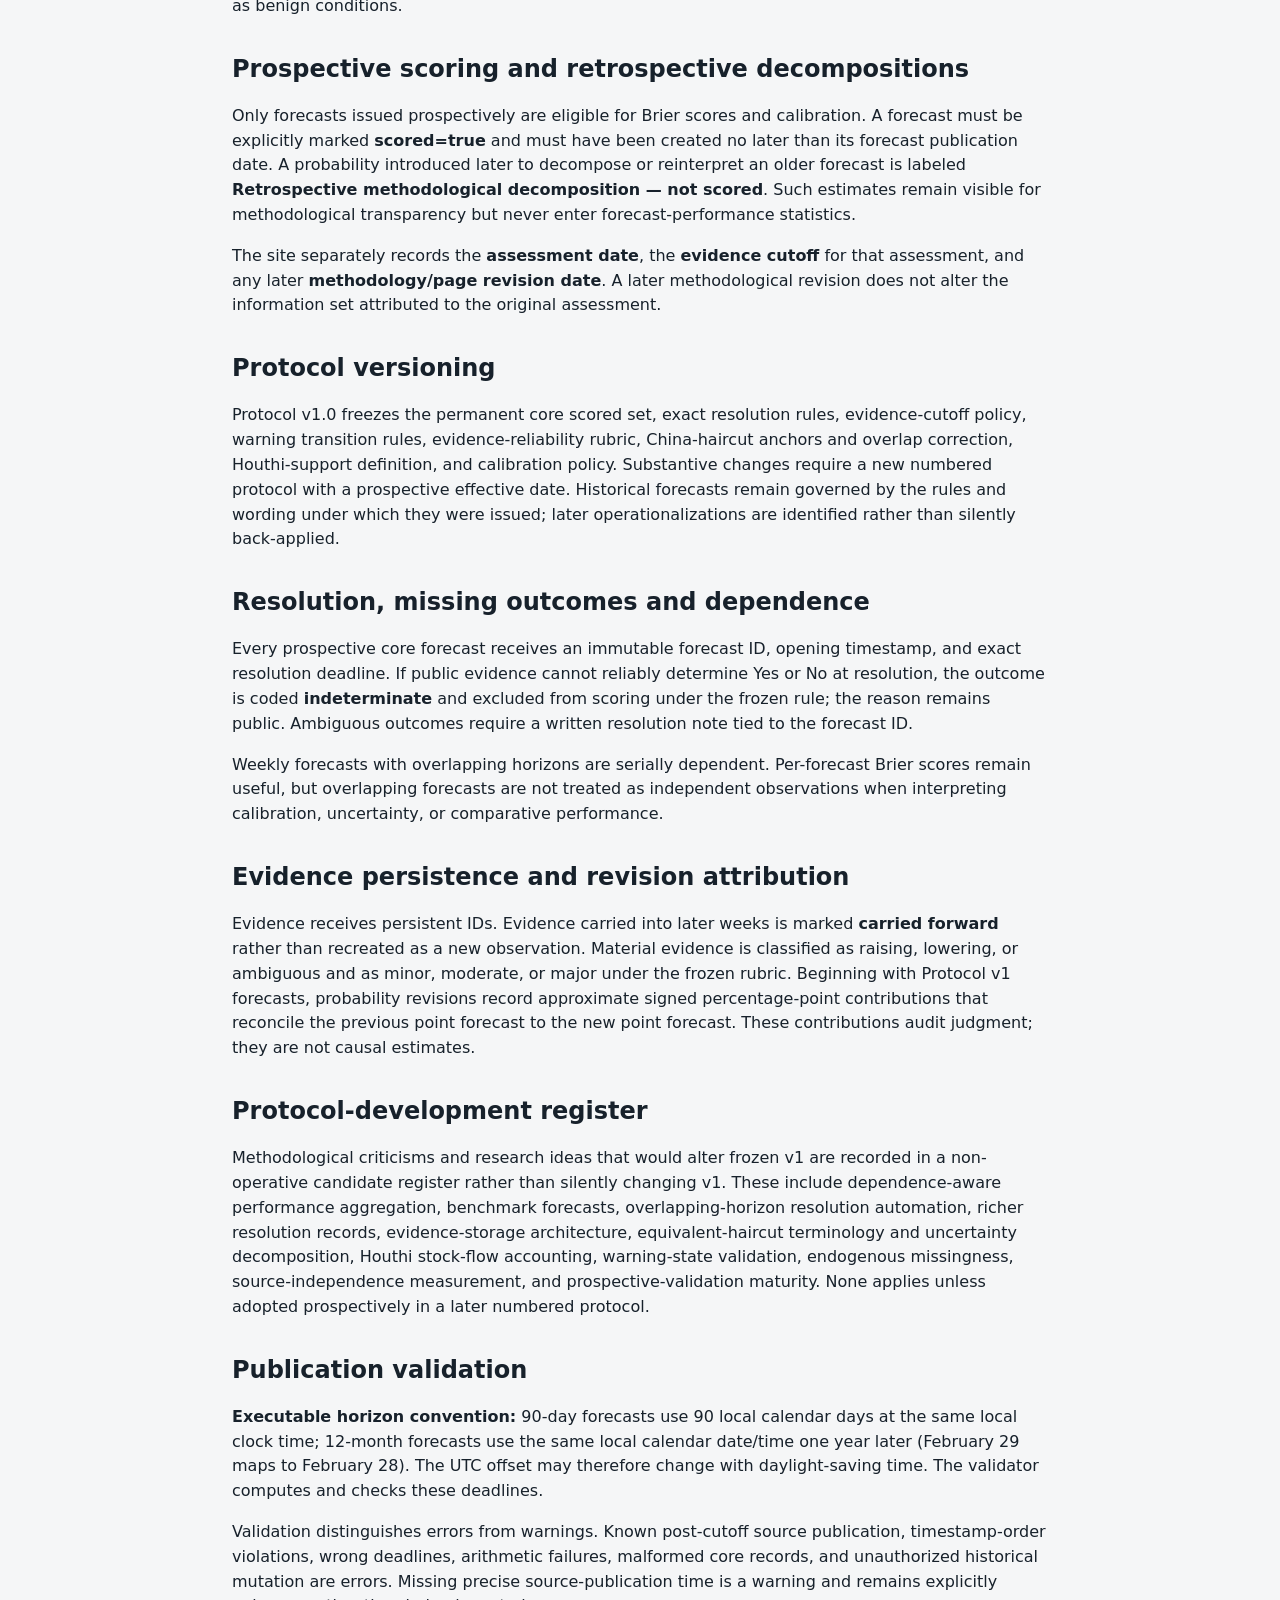
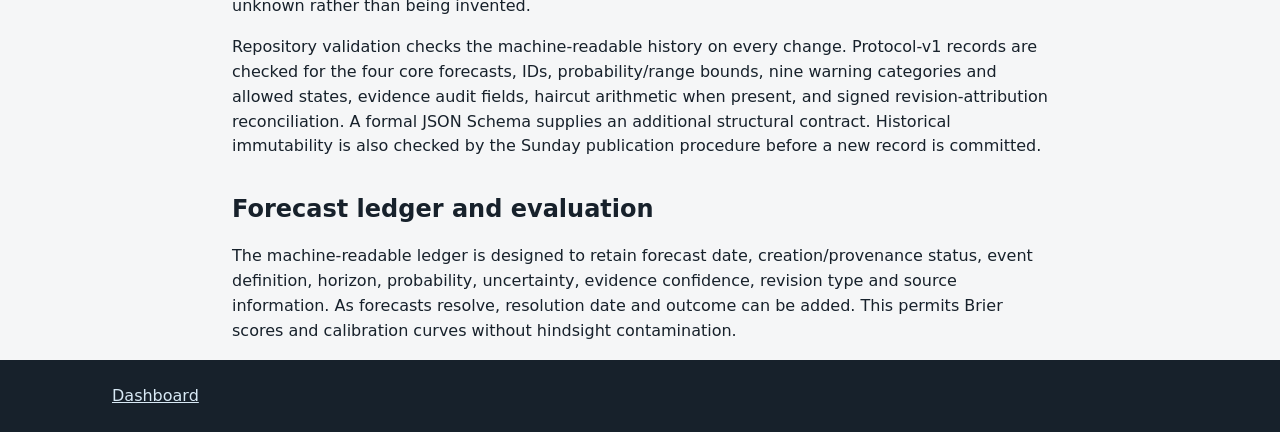
<file: about.html>
<!doctype html><html lang="en"><head><meta charset="utf-8"><meta name="viewport" content="width=device-width,initial-scale=1"><title>Methodology · Iran Stability Monitor</title><link rel="stylesheet" href="assets/style.css"></head><body><header><div class="wrap"><h1>About & methodology</h1><nav><a href="index.html">← Dashboard</a></nav></div></header><main class="wrap prose"><div class="protocol-status"><strong>Active protocol:</strong> v1.0, frozen October 3, 2026 and effective prospectively beginning October 4. <a href="protocol-v1.html">Read the frozen protocol.</a></div><h2>Purpose</h2><p>This project is a forecasting record, not simply a geopolitical dashboard. It tracks Iran's political stability, regional escalation, maritime trade, foreign-exchange and fiscal stress, energy stress, external support, and Iran-linked Houthi capabilities using public information.</p><h2>Observation, inference and forecast</h2><p><strong>Observation</strong> is a reported or measured fact attributed to a source. <strong>Inference</strong> interprets observations and should carry a confidence judgment where consequential. <strong>Forecast</strong> is a forward-looking probability attached to a defined event and horizon. Forecast probabilities are analytical judgments, not published statistics or market prices.</p><h2>Early-warning states</h2><p><strong>Green — Normal:</strong> affirmative evidence indicates no unusual movement toward the specified failure mechanism. <strong>Yellow — Watch:</strong> deterioration is evident but the threshold sequence has not advanced far. <strong>Orange — Warning:</strong> multiple corroborating indicators show substantial movement toward the threshold. <strong>Red — Critical:</strong> the failure mechanism is operating or appears close to becoming self-reinforcing. <strong>Gray — Insufficient data:</strong> public evidence is inadequate; gray must never be interpreted as green.</p><p>Direction is separate: ↑ deteriorating, → broadly stable, ↓ improving. Evidence coverage is separately rated High, Medium, or Low.</p><h2>Forecast definitions</h2><p><strong>Sustained major regional escalation within 90 days:</strong> renewed sustained major interstate strikes or material geographic widening beyond episodic contained exchanges.</p><p><strong>Regime-ending transition within 12 months:</strong> loss or replacement of the Islamic Republic's governing institutional order.</p><p><strong>FX crisis:</strong> disorderly parallel-market depreciation or a foreign-currency/payment shortage severe enough to require broad emergency controls or materially disrupt normal imports and payments.</p><p><strong>Hanke hyperinflation:</strong> inflation exceeding 50% per month for at least 30 consecutive days. Monthly reports may use exchange-rate-implied inflation as an additional early-warning signal.</p><p><strong>Major restructuring:</strong> substantial redistribution of governing power within Islamic Republic institutions without ending that institutional system.</p><h2>Probability, confidence and the uncertainty rule</h2><p>Probability answers “how likely is the event?” Confidence answers “how strong and complete is the evidence supporting that probability?” They are not interchangeable.</p><p><strong>Explicit uncertainty rule:</strong> first set the point forecast. Then estimate the 10th and 90th percentiles of the point probabilities that independent, well-informed analysts using the same public information, event definition and horizon would reasonably give. The displayed judgmental uncertainty range is that reasonable-analyst interval. It is intended to contain roughly 80% of such analysts’ point estimates. It is <strong>not</strong> a statistical confidence interval, Bayesian credible interval, sampling-error interval, or a probability that the “true probability” lies inside the range.</p><h2>Revision dates and source dates</h2><p>The <strong>revision date</strong> is the forecast publication date on which evidence changed the assessment. The <strong>source/event date</strong> records when the underlying event occurred or the supporting source was published. These can differ when evidence is incorporated after publication.</p><h2>Revision taxonomy</h2><p>Every material revision should be classified as <strong>New event</strong>, <strong>Newly incorporated evidence</strong>, <strong>Model reassessment</strong>, or <strong>Correction</strong>. A correction never silently rewrites forecast history.</p><h2>Diagnostic pathways</h2><p>The displayed chains are diagnostic pathways, not deterministic causal stages. Stages can be skipped, reversed, occur simultaneously, or be reached through mechanisms outside the displayed pathway. Three mechanisms receive disproportionate weight: <strong>FX/fiscal:</strong> depreciation → intervention failure → monetary substitution → shortening price/wage intervals → fiscal monetization. <strong>Energy/real economy:</strong> rationing → industrial/freight disruption → essential-goods shortages → public-sector arrears → failure of priority allocations. <strong>Regime/coercion:</strong> economic protest → coordinated national protest → elite fracture → coercive refusal → defections.</p><h2>Leading, coincident and lagging indicators</h2><p>Payment rejection, parallel FX, tanker flows and security-force compensation can be leading indicators. Shortages and coordinated protests are often coincident indicators. CPI and GDP frequently confirm deterioration after it is already visible elsewhere.</p><h2>Absence indicators</h2><p>Important non-events constrain forecasts: no verified security-force defections, no nationwide bazaar closure, no failure of military fuel priority, no high-frequency economy-wide wage indexation, and no cutoff by a systemically important Chinese bank are examples. Absence is used only where observation coverage is adequate.</p><h2>Original-indicator protocols</h2><p>The Iran–China oil-credit haircut is a model estimate, not an observed contract price. Its central estimate is the sum of bounded delivery, sanctions/payment, counterparty, basis, illiquidity/enforcement, and political-tail components. Component anchors and caps are published with the current estimate. Houthi sustainability is separated into Iranian matériel support, Iranian technical/financial support, and Houthi independent/local capability; local capability alone does not count as continued Iranian support.</p><h2>Source provenance</h2><p>Priority goes to primary documents, official data, reputable international reporting and clearly identified specialist sources. Claims from governments, belligerents or opposition groups are treated as claims unless corroborated. Derived quantities such as the China oil-credit haircut are labeled model estimates.</p><h2>Resolution and corrections</h2><p>Scored forecasts require an event definition and horizon sufficiently explicit for independent coders to resolve. Legacy scenario partitions are retained for continuity but are not treated as ideal scored events where categories overlap conceptually. Corrections preserve the original historical record and display the correction date, corrected claim, reason, and any forecast effect.</p><h2>Limitations</h2><p>Iranian economic, military and political data are incomplete, delayed, sometimes contradictory and strategically manipulated. Open-source visibility is asymmetric. Missing observations are not treated as benign conditions.</p><h2>Prospective scoring and retrospective decompositions</h2><p>Only forecasts issued prospectively are eligible for Brier scores and calibration. A forecast must be explicitly marked <strong>scored=true</strong> and must have been created no later than its forecast publication date. A probability introduced later to decompose or reinterpret an older forecast is labeled <strong>Retrospective methodological decomposition — not scored</strong>. Such estimates remain visible for methodological transparency but never enter forecast-performance statistics.</p><p>The site separately records the <strong>assessment date</strong>, the <strong>evidence cutoff</strong> for that assessment, and any later <strong>methodology/page revision date</strong>. A later methodological revision does not alter the information set attributed to the original assessment.</p><h2>Protocol versioning</h2><p>Protocol v1.0 freezes the permanent core scored set, exact resolution rules, evidence-cutoff policy, warning transition rules, evidence-reliability rubric, China-haircut anchors and overlap correction, Houthi-support definition, and calibration policy. Substantive changes require a new numbered protocol with a prospective effective date. Historical forecasts remain governed by the rules and wording under which they were issued; later operationalizations are identified rather than silently back-applied.</p><h2>Resolution, missing outcomes and dependence</h2><p>Every prospective core forecast receives an immutable forecast ID, opening timestamp, and exact resolution deadline. If public evidence cannot reliably determine Yes or No at resolution, the outcome is coded <strong>indeterminate</strong> and excluded from scoring under the frozen rule; the reason remains public. Ambiguous outcomes require a written resolution note tied to the forecast ID.</p><p>Weekly forecasts with overlapping horizons are serially dependent. Per-forecast Brier scores remain useful, but overlapping forecasts are not treated as independent observations when interpreting calibration, uncertainty, or comparative performance.</p><h2>Evidence persistence and revision attribution</h2><p>Evidence receives persistent IDs. Evidence carried into later weeks is marked <strong>carried forward</strong> rather than recreated as a new observation. Material evidence is classified as raising, lowering, or ambiguous and as minor, moderate, or major under the frozen rubric. Beginning with Protocol v1 forecasts, probability revisions record approximate signed percentage-point contributions that reconcile the previous point forecast to the new point forecast. These contributions audit judgment; they are not causal estimates.</p><h2>Protocol-development register</h2><p>Methodological criticisms and research ideas that would alter frozen v1 are recorded in a non-operative candidate register rather than silently changing v1. These include dependence-aware performance aggregation, benchmark forecasts, overlapping-horizon resolution automation, richer resolution records, evidence-storage architecture, equivalent-haircut terminology and uncertainty decomposition, Houthi stock-flow accounting, warning-state validation, endogenous missingness, source-independence measurement, and prospective-validation maturity. None applies unless adopted prospectively in a later numbered protocol.</p><h2>Publication validation</h2><p><strong>Executable horizon convention:</strong> 90-day forecasts use 90 local calendar days at the same local clock time; 12-month forecasts use the same local calendar date/time one year later (February 29 maps to February 28). The UTC offset may therefore change with daylight-saving time. The validator computes and checks these deadlines.</p><p>Validation distinguishes errors from warnings. Known post-cutoff source publication, timestamp-order violations, wrong deadlines, arithmetic failures, malformed core records, and unauthorized historical mutation are errors. Missing precise source-publication time is a warning and remains explicitly unknown rather than being invented.</p><p>Repository validation checks the machine-readable history on every change. Protocol-v1 records are checked for the four core forecasts, IDs, probability/range bounds, nine warning categories and allowed states, evidence audit fields, haircut arithmetic when present, and signed revision-attribution reconciliation. A formal JSON Schema supplies an additional structural contract. Historical immutability is also checked by the Sunday publication procedure before a new record is committed.</p><h2>Forecast ledger and evaluation</h2><p>The machine-readable ledger is designed to retain forecast date, creation/provenance status, event definition, horizon, probability, uncertainty, evidence confidence, revision type and source information. As forecasts resolve, resolution date and outcome can be added. This permits Brier scores and calibration curves without hindsight contamination.</p></main><footer><div class="wrap"><a href="index.html">Dashboard</a></div></footer></body></html>
</file>
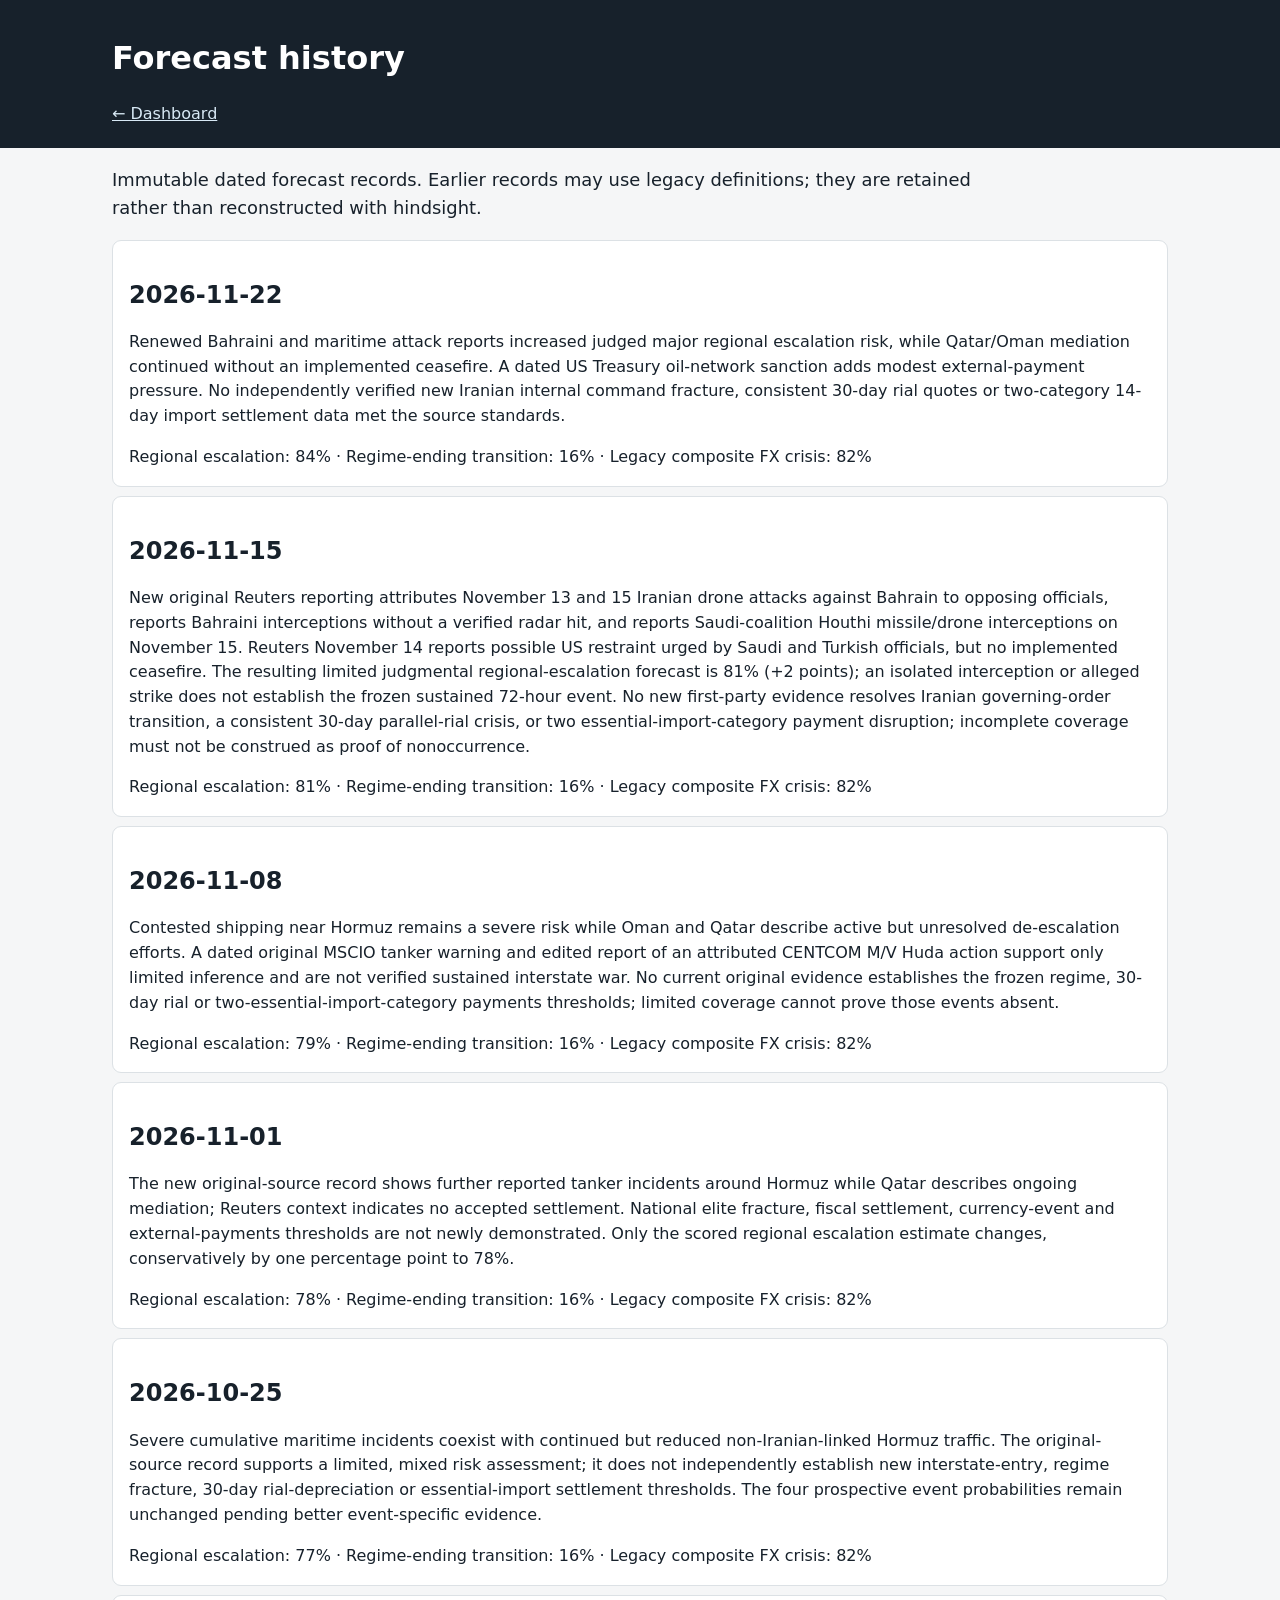
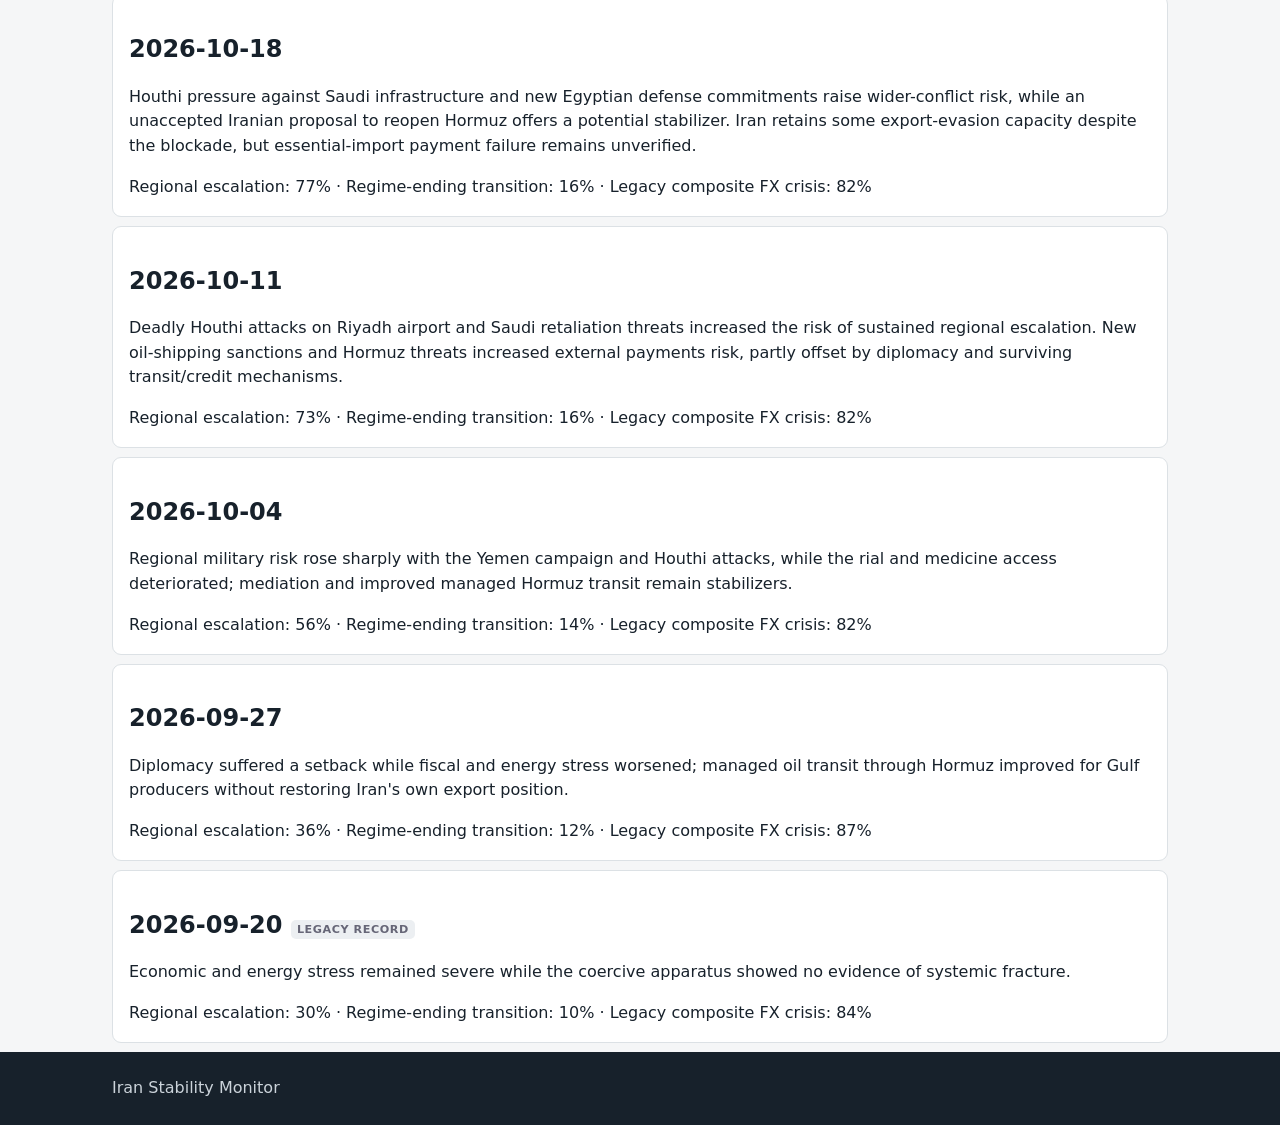
<file: history.html>
<!doctype html><html lang="en"><head><meta charset="utf-8"><meta name="viewport" content="width=device-width,initial-scale=1"><title>Forecast History · Iran Stability Monitor</title><link rel="stylesheet" href="assets/style.css"></head><body><header><div class="wrap"><h1>Forecast history</h1><nav><a href="index.html">← Dashboard</a></nav></div></header><main class="wrap"><p class="lead">Immutable dated forecast records. Earlier records may use legacy definitions; they are retained rather than reconstructed with hindsight.</p><div id="fullHistory"></div></main><footer><div class="wrap">Iran Stability Monitor</div></footer><script>const pct=x=>x==null?"—":x+"%";fetch("data/history.json").then(r=>r.json()).then(d=>d.updates.slice().reverse().forEach(a=>fullHistory.insertAdjacentHTML("beforeend",'<article class="archive"><h2>'+a.date+(a.forecasts?'':' <span class="legacy">legacy record</span>')+'</h2><p>'+a.summary+'</p><div>Regional escalation: '+pct(a.metrics.regional_escalation_90d)+' · Regime-ending transition: '+pct(a.metrics.regime_end_12m)+' · Legacy composite FX crisis: '+pct(a.metrics.fx_crisis_12m)+'</div></article>')));</script></body></html>
</file>
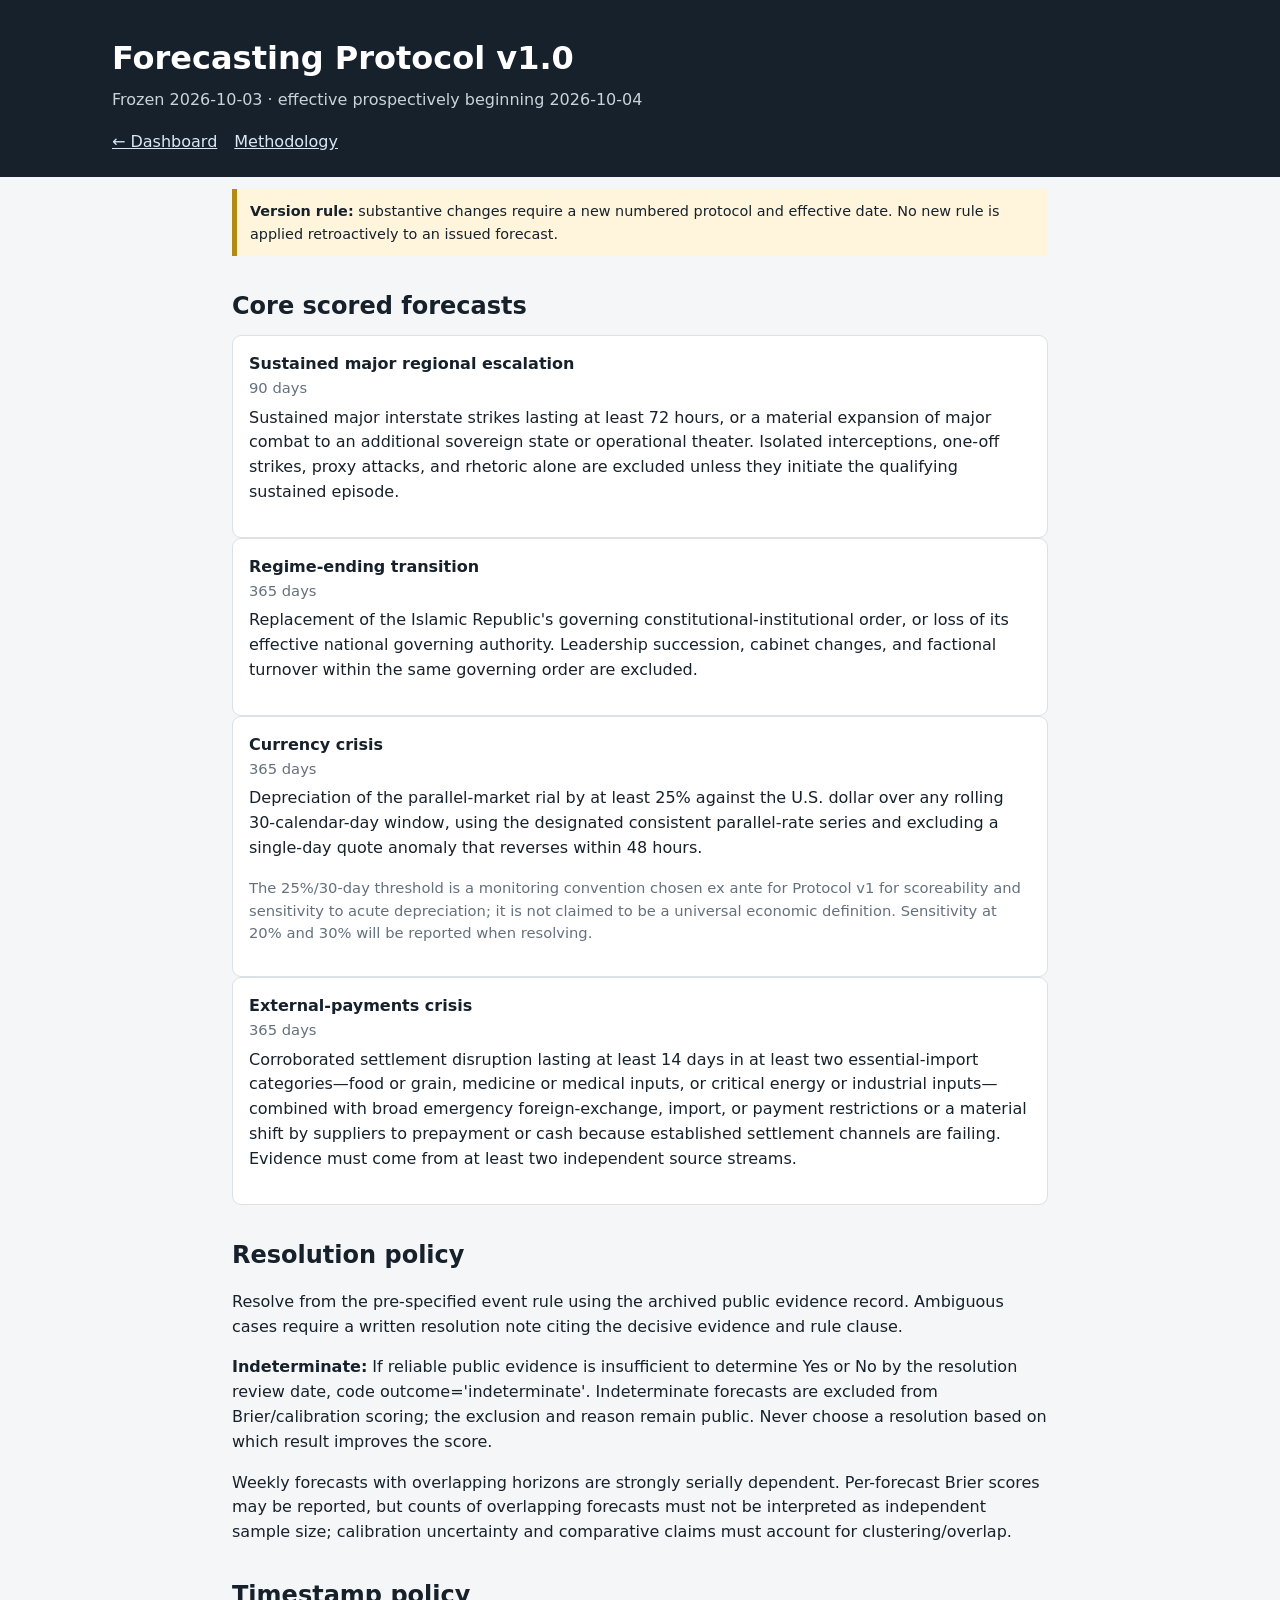
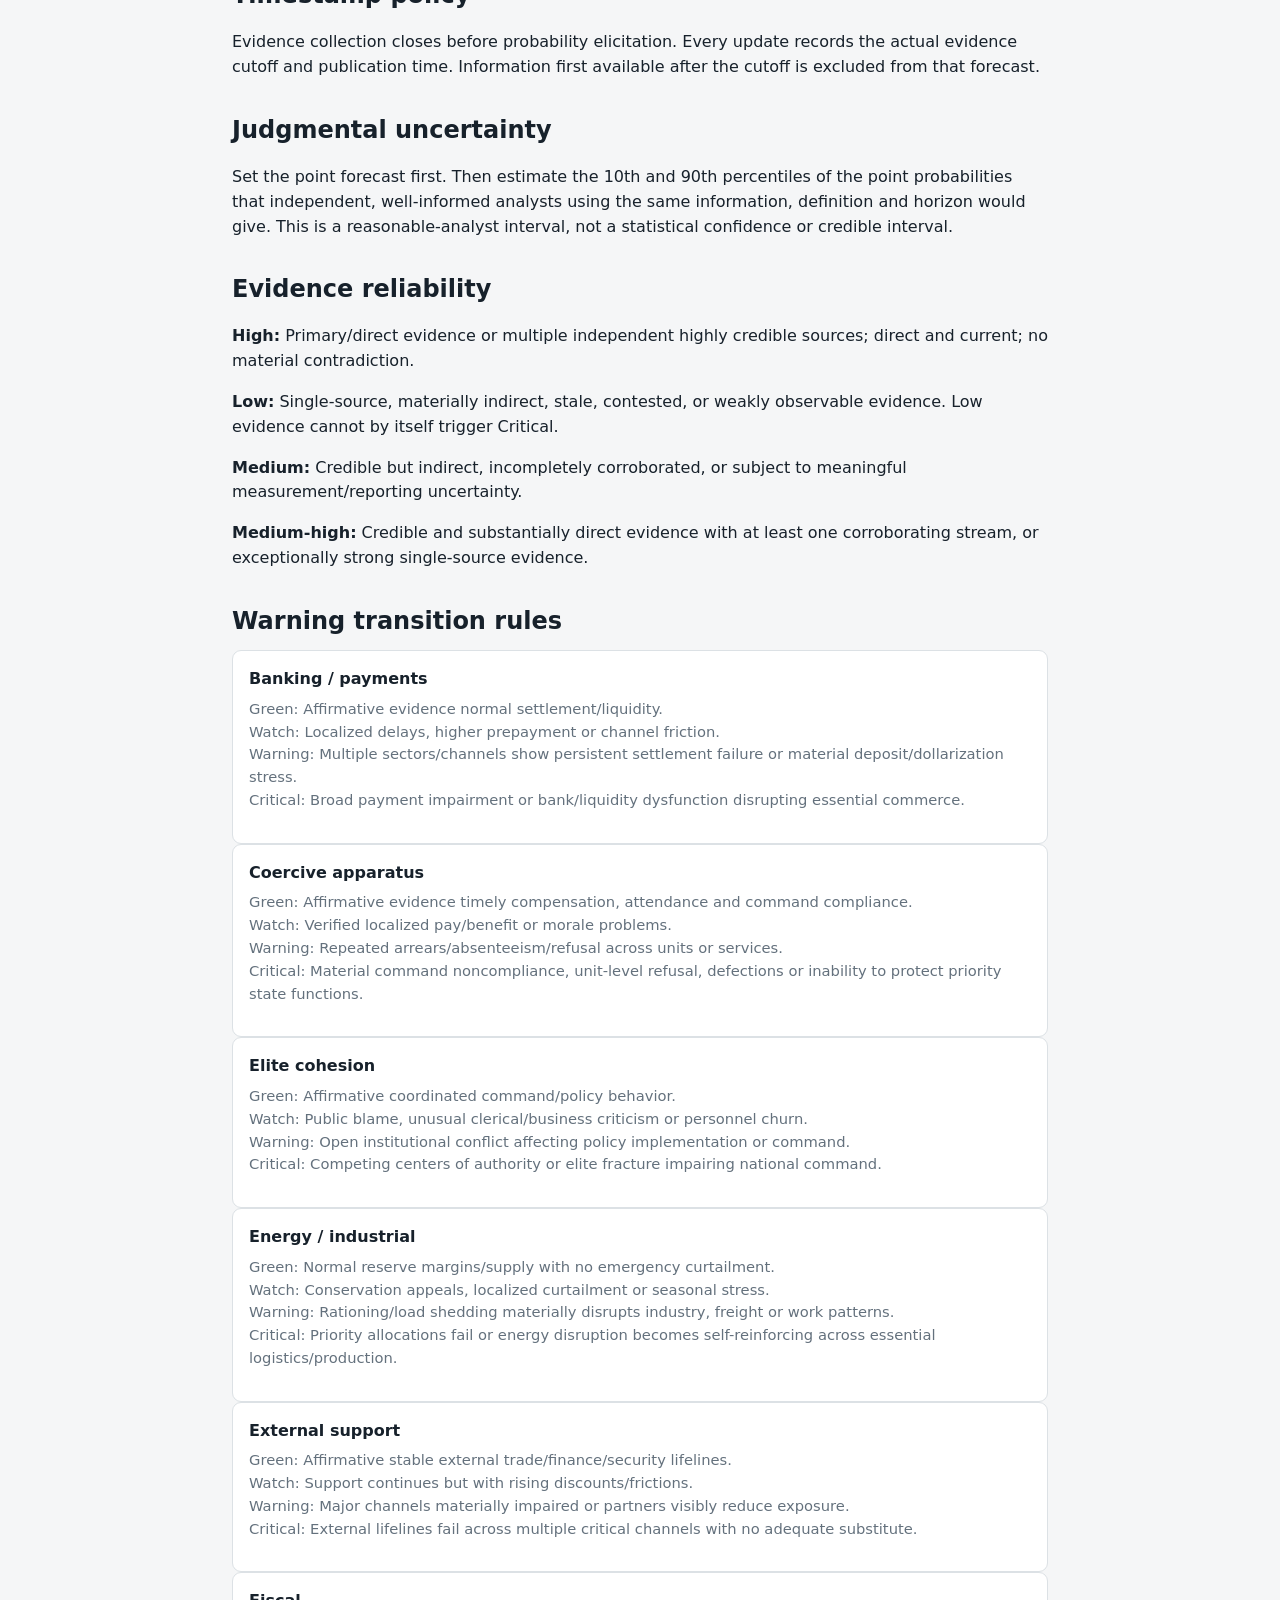
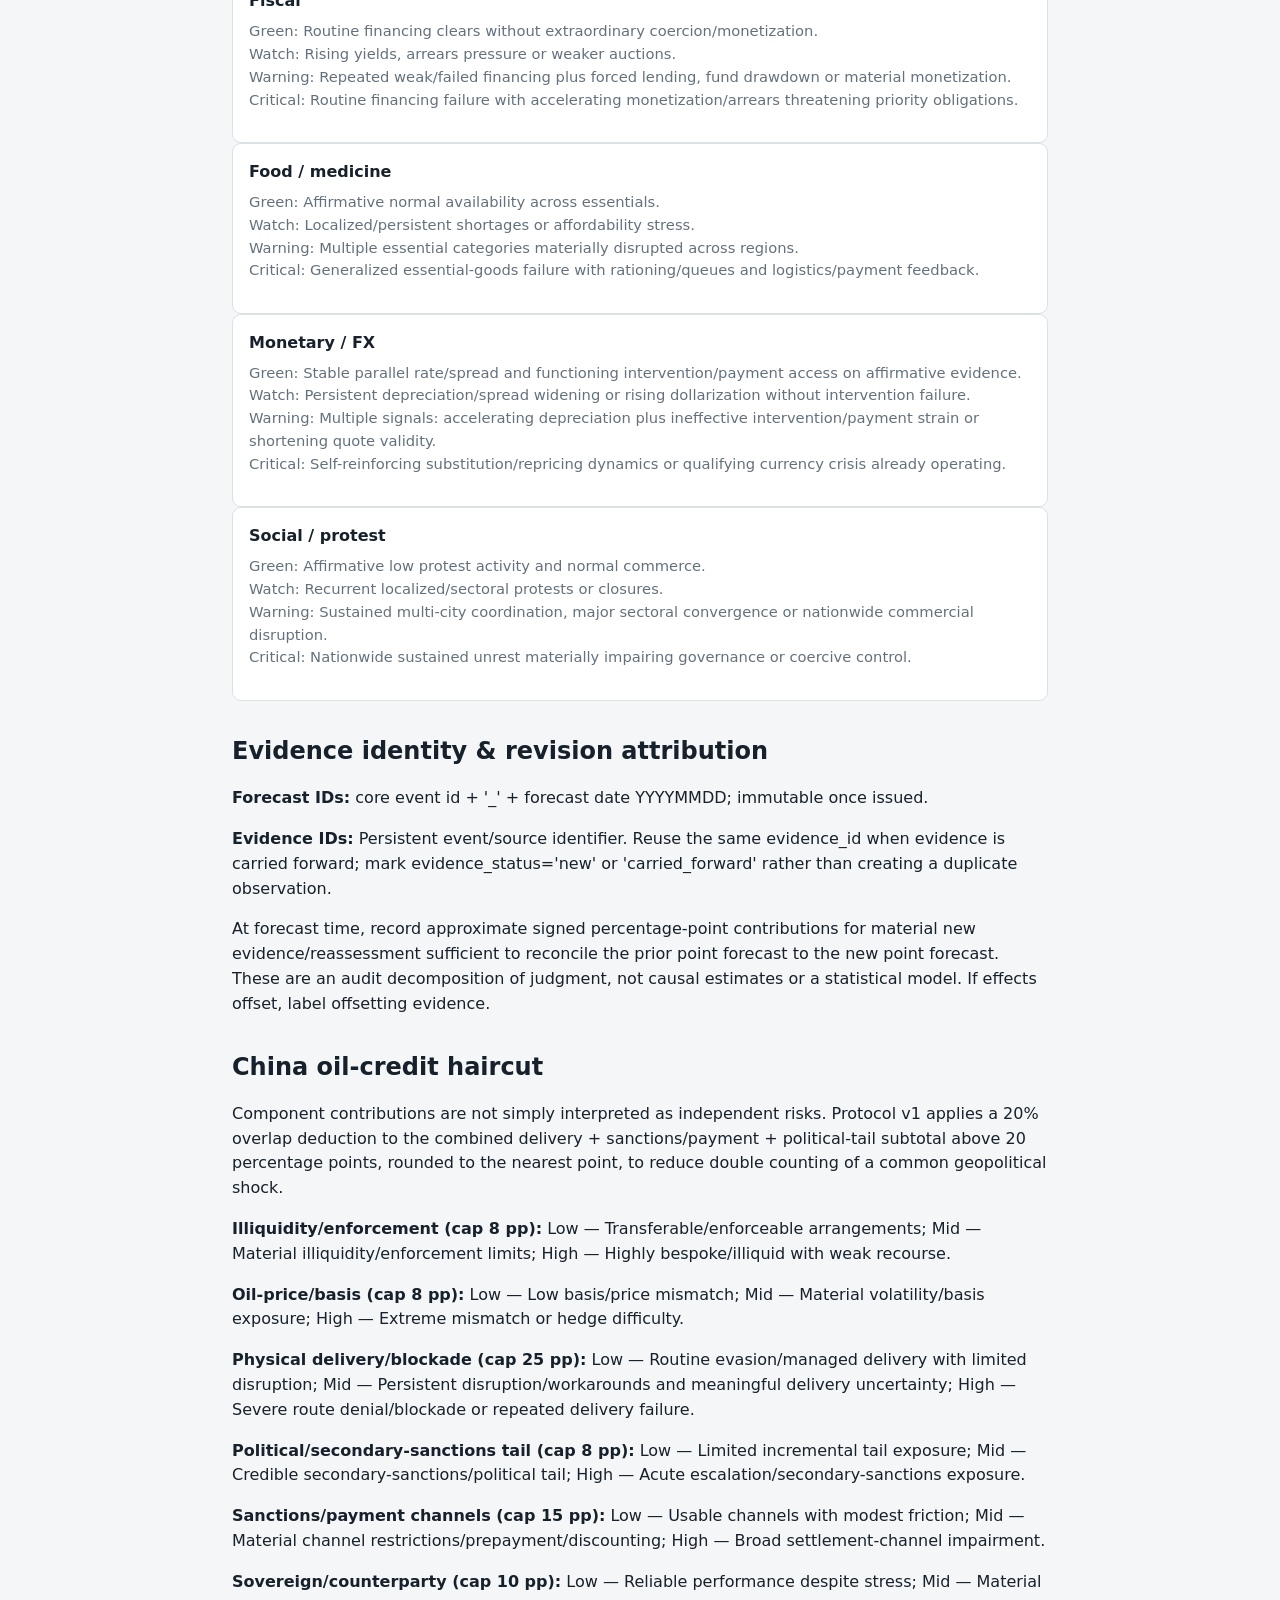
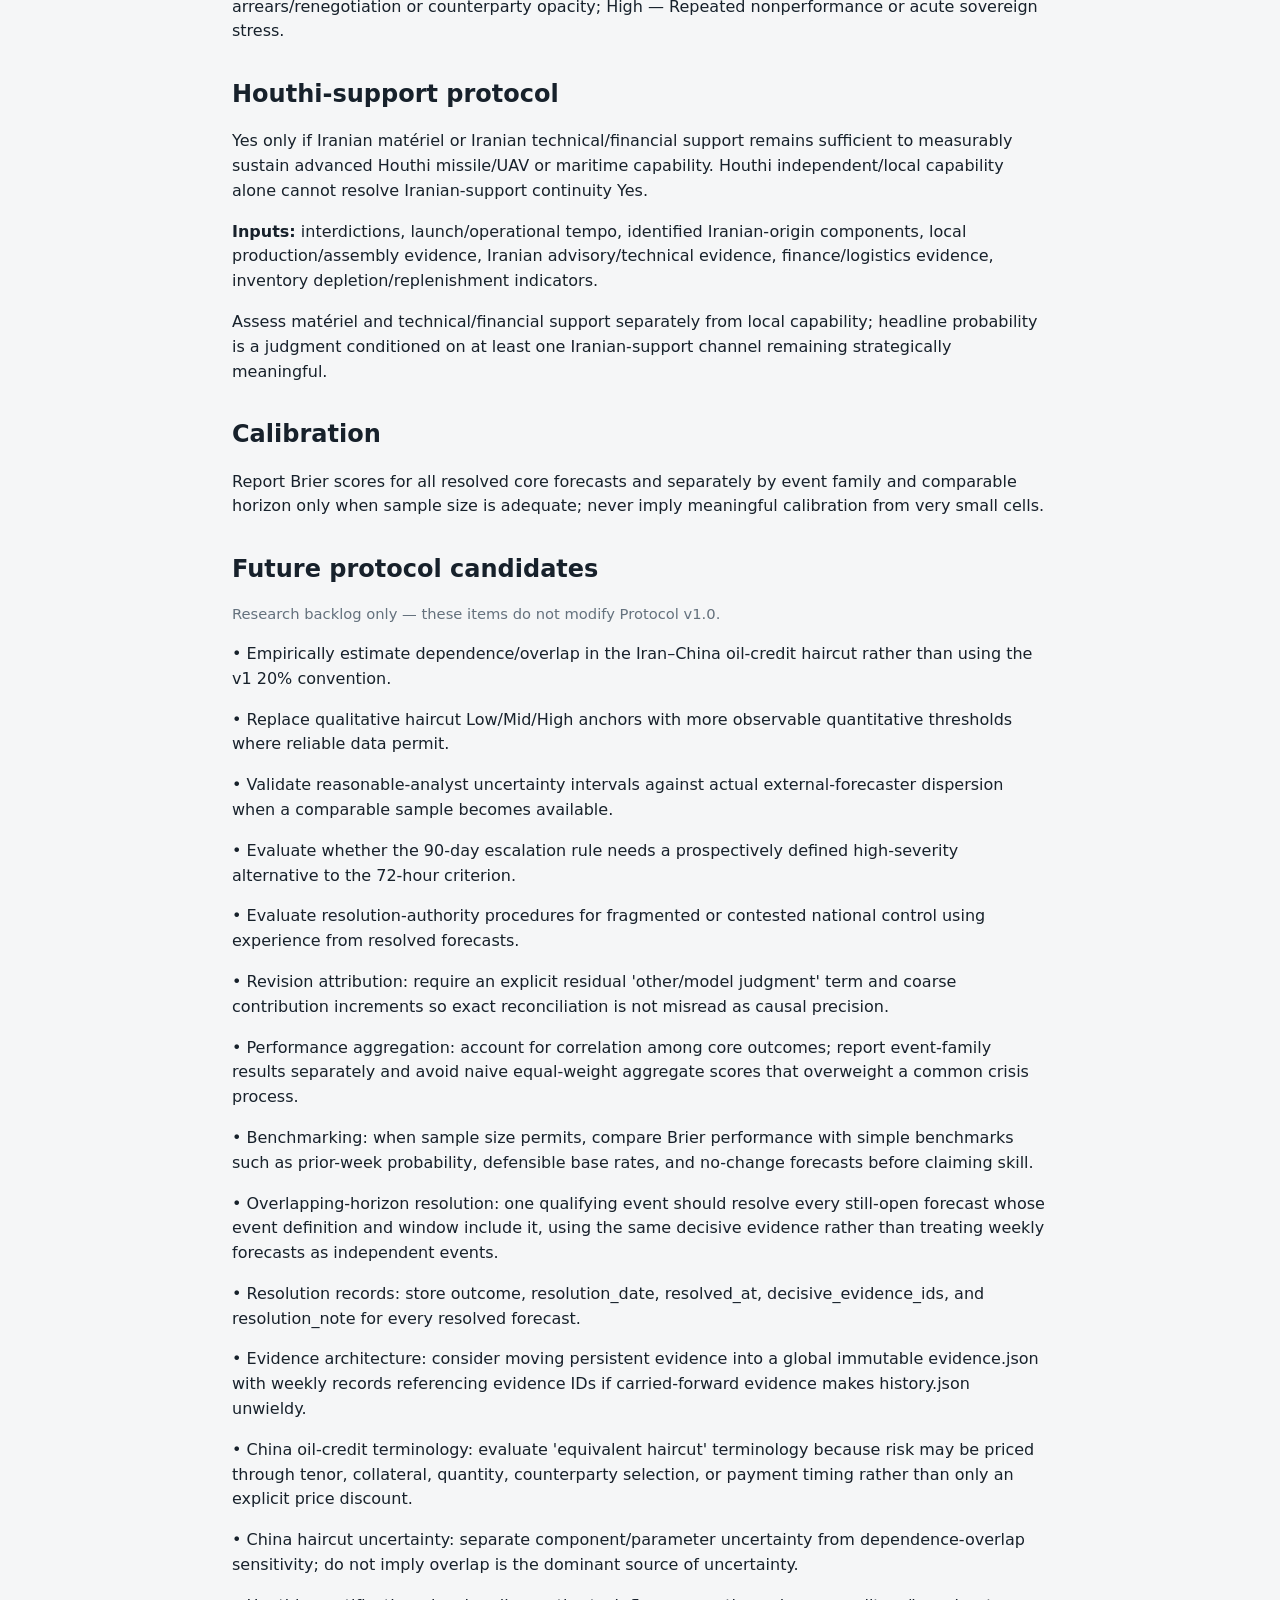
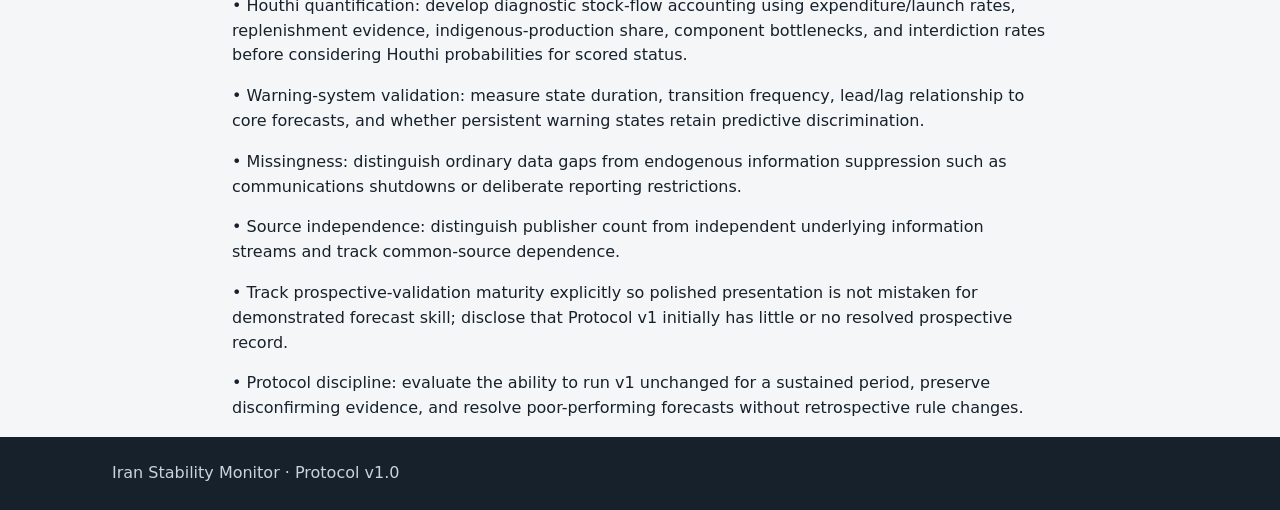
<file: protocol-v1.html>
<!doctype html><html lang="en"><head><meta charset="utf-8"><meta name="viewport" content="width=device-width,initial-scale=1"><title>Protocol v1 · Iran Stability Monitor</title><link rel="stylesheet" href="assets/style.css"></head><body><header><div class="wrap"><h1>Forecasting Protocol v1.0</h1><p>Frozen 2026-10-03 · effective prospectively beginning 2026-10-04</p><nav><a href="index.html">← Dashboard</a><a href="about.html">Methodology</a></nav></div></header><main class="wrap prose"><div class="limitations"><strong>Version rule:</strong> substantive changes require a new numbered protocol and effective date. No new rule is applied retroactively to an issued forecast.</div><h2>Core scored forecasts</h2><div id="core"></div><h2>Resolution policy</h2><div id="resolutionPolicy"></div><h2>Timestamp policy</h2><p>Evidence collection closes before probability elicitation. Every update records the actual evidence cutoff and publication time. Information first available after the cutoff is excluded from that forecast.</p><h2>Judgmental uncertainty</h2><p>Set the point forecast first. Then estimate the 10th and 90th percentiles of the point probabilities that independent, well-informed analysts using the same information, definition and horizon would give. This is a reasonable-analyst interval, not a statistical confidence or credible interval.</p><h2>Evidence reliability</h2><div id="reliability"></div><h2>Warning transition rules</h2><div id="warnings"></div><h2>Evidence identity & revision attribution</h2><div id="auditPolicy"></div><h2>China oil-credit haircut</h2><div id="haircutProtocol"></div><h2>Houthi-support protocol</h2><div id="houthiProtocol"></div><h2>Calibration</h2><p id="calibration"></p><h2>Future protocol candidates</h2><p class="muted">Research backlog only — these items do not modify Protocol v1.0.</p><div id="candidates"></div></main><footer><div class="wrap">Iran Stability Monitor · Protocol v1.0</div></footer><script>fetch("data/history.json").then(r=>r.json()).then(d=>{const p=d.protocol;core.innerHTML=p.core_scored_set.map(x=>'<article class="panel"><strong>'+x.event+'</strong><div class="small">'+x.horizon_days+' days</div><p>'+x.resolution+'</p>'+(x.threshold_note?'<p class="small">'+x.threshold_note+'</p>':'')+'</article>').join("");reliability.innerHTML=Object.entries(p.evidence_reliability).filter(([k])=>k!=="dimensions").map(([k,v])=>'<p><strong>'+k+':</strong> '+v+'</p>').join("");warnings.innerHTML=Object.entries(p.warning_transition_rules).map(([k,v])=>'<article class="panel"><strong>'+k+'</strong><p class="small">Green: '+v.green+'<br>Watch: '+v.yellow+'<br>Warning: '+v.orange+'<br>Critical: '+v.red+'</p></article>').join("");haircutProtocol.innerHTML='<p>'+p.haircut_protocol.dependence_rule+'</p>'+Object.entries(p.haircut_protocol.anchors).map(([k,v])=>'<p><strong>'+k+' (cap '+v.cap+' pp):</strong> Low — '+v.low+'; Mid — '+v.mid+'; High — '+v.high+'.</p>').join("");houthiProtocol.innerHTML='<p>'+p.houthi_protocol.headline_resolution+'</p><p><strong>Inputs:</strong> '+p.houthi_protocol.inputs.join(", ")+'.</p><p>'+p.houthi_protocol.elicitation+'</p>';resolutionPolicy.innerHTML='<p>'+p.resolution_policy.authority+'</p><p><strong>Indeterminate:</strong> '+p.resolution_policy.indeterminate+'</p><p>'+p.serial_dependence_caveat+'</p>';auditPolicy.innerHTML='<p><strong>Forecast IDs:</strong> '+p.id_policy.forecast_id+'</p><p><strong>Evidence IDs:</strong> '+p.id_policy.evidence_id+'</p><p>'+p.revision_attribution_rule+'</p>';calibration.textContent=p.calibration_policy;candidates.innerHTML=(d.protocol_v1_1_candidate_register||[]).map(x=>'<p>• '+x+'</p>').join('');});</script></body></html>
</file>
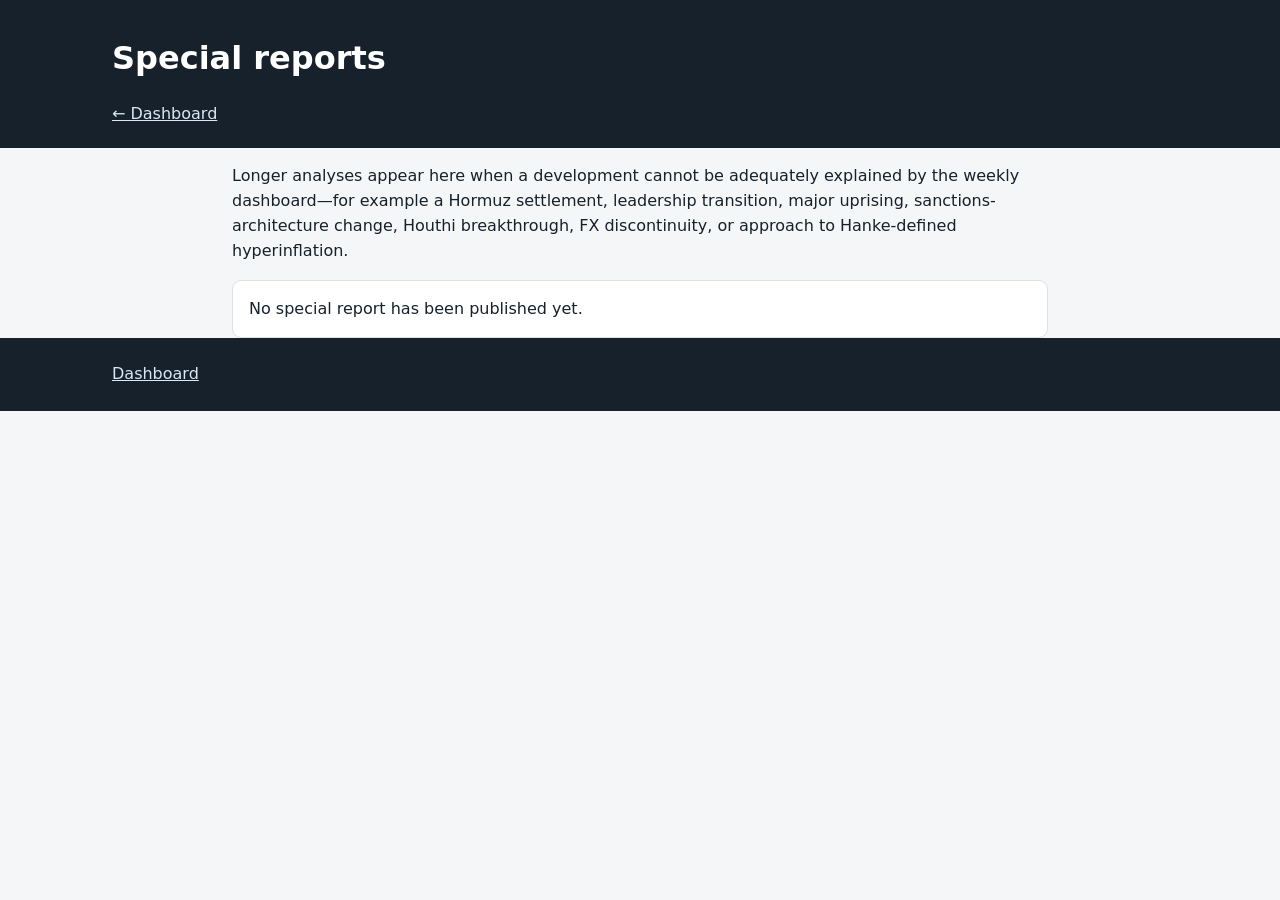
<file: special-reports.html>
<!doctype html><html lang="en"><head><meta charset="utf-8"><meta name="viewport" content="width=device-width,initial-scale=1"><title>Special Reports · Iran Stability Monitor</title><link rel="stylesheet" href="assets/style.css"></head><body><header><div class="wrap"><h1>Special reports</h1><nav><a href="index.html">← Dashboard</a></nav></div></header><main class="wrap prose"><p>Longer analyses appear here when a development cannot be adequately explained by the weekly dashboard—for example a Hormuz settlement, leadership transition, major uprising, sanctions-architecture change, Houthi breakthrough, FX discontinuity, or approach to Hanke-defined hyperinflation.</p><div class="empty">No special report has been published yet.</div></main><footer><div class="wrap"><a href="index.html">Dashboard</a></div></footer></body></html>
</file>
<file: assets/style.css>
:root{--bg:#f5f6f7;--paper:#fff;--ink:#17212b;--muted:#64717d;--line:#dce1e5;--red:#a92c2c;--orange:#c56b16;--yellow:#b58a13;--green:#28734b;--gray:#8b949c;--blue:#245c83}*{box-sizing:border-box}body{margin:0;background:var(--bg);color:var(--ink);font:16px/1.55 system-ui,-apple-system,Segoe UI,sans-serif}.wrap{max-width:1100px;margin:auto;padding:0 22px}header{background:#17212b;color:#fff;padding:34px 0 22px}header h1{margin:0 0 4px;font-size:2rem}header p{margin:0;color:#cbd3da}nav{display:flex;gap:17px;flex-wrap:wrap;margin-top:18px}a{color:#25648e}header a,footer a{color:#d8e9f5}main{padding-top:30px;padding-bottom:50px}section{margin:0 0 44px}h2{margin-bottom:10px}h3{margin-top:24px}.lead{font-size:1.12rem;max-width:900px}.eyebrow{font-size:.78rem;font-weight:800;letter-spacing:.12em;color:var(--blue)}.cards{display:grid;grid-template-columns:repeat(auto-fit,minmax(205px,1fr));gap:12px}.card,.warning .item,.news,.archive,.empty,.changebox,.panel{background:var(--paper);border:1px solid var(--line);border-radius:9px;padding:16px}.card .value{font-size:1.55rem;font-weight:750}.card .label{font-weight:700}.card .meta{margin-top:7px;color:var(--muted);font-size:.84rem}.small,.muted,.note{color:var(--muted);font-size:.92rem}.critical,.red{border-left:5px solid var(--red)}.warning-level,.orange{border-left:5px solid var(--orange)}.watch,.yellow,.amber{border-left:5px solid var(--yellow)}.normal,.green{border-left:5px solid var(--green)}.unknown,.gray{border-left:5px solid var(--gray)}table{width:100%;border-collapse:collapse;background:var(--paper)}th,td{padding:11px 12px;border-bottom:1px solid var(--line);text-align:left;vertical-align:top}th{font-size:.88rem;color:var(--muted)}.warning{display:grid;grid-template-columns:repeat(auto-fit,minmax(235px,1fr));gap:10px}.warning .item{border-left-width:5px}.warning .head{display:flex;justify-content:space-between;gap:10px;font-weight:750}.dir{font-size:1.05rem}.legend{display:flex;gap:14px;flex-wrap:wrap;margin:10px 0 16px;font-size:.88rem}.green-dot{color:var(--green)}.yellow-dot{color:var(--yellow)}.orange-dot{color:var(--orange)}.red-dot{color:var(--red)}.gray-dot{color:var(--gray)}.news,.archive{margin:9px 0}.news h3,.archive h3{margin:0 0 6px}.tag{font-size:.75rem;font-weight:750;text-transform:uppercase;letter-spacing:.06em}.chartbox{background:white;border:1px solid var(--line);border-radius:9px;padding:12px;max-width:100%;overflow-x:auto;overflow-y:hidden;overscroll-behavior-x:contain;margin-bottom:14px}.chartbox svg{display:block;max-width:none}.prose{max-width:860px}.prose h2{margin-top:32px}.twocol{display:grid;grid-template-columns:1fr 1fr;gap:16px}.changebox{border-left:5px solid var(--blue);margin:15px 0}.chain{background:var(--paper);border:1px solid var(--line);border-radius:9px;padding:14px;margin:10px 0}.steps{display:flex;gap:7px;flex-wrap:wrap;margin-top:8px}.step{padding:5px 8px;border-radius:6px;background:#eceff2;font-size:.86rem}.step.active{background:#f6dfbf}.step.criticalstep{background:#f3c7c7}.step.unknownstep{background:#e7e8e9;color:#667}.range{font-size:.88rem;color:var(--muted)}footer{background:#17212b;color:#cbd3da;padding:24px 0}.note{border-top:1px solid var(--line);padding-top:18px}@media(max-width:700px){header h1{font-size:1.55rem}table{font-size:.86rem}.wrap{padding:0 14px}.twocol{grid-template-columns:1fr}}.signal{font-size:1.05rem;margin-right:3px}.signal.critical{color:var(--red)}.signal.warning-level{color:var(--orange)}.signal.watch{color:var(--yellow)}.signal.normal{color:var(--green)}.signal.unknown{color:var(--gray)}.dir{display:inline-flex;align-items:center;justify-content:center;min-width:28px;height:28px;border-radius:50%;font-weight:900}.dir.up{background:#f7d7d7;color:var(--red)}.dir.flat{background:#eceff2;color:#56616b}.dir.down{background:#dcefe4;color:var(--green)}.dir.unknown{background:#eceff2;color:var(--gray)}.warning .item{position:relative}.warning .item .small{margin-top:7px}.step.done{background:#e6e9ec;color:#4f5962}.step.current.warning{background:#f6dfbf;border:1px solid var(--orange)}.step.current.critical{background:#f3c7c7;border:1px solid var(--red)}.step.current.watch{background:#f5edc9;border:1px solid var(--yellow)}.step.current.normal{background:#dcefe4;border:1px solid var(--green)}.step.current.unknown{background:#e7e8e9;border:1px solid var(--gray)}.forecast-detail{margin:10px 0}.triggergrid{display:grid;grid-template-columns:1fr 1fr;gap:12px;margin-top:8px;font-size:.9rem}.legacy{font-size:.7rem;text-transform:uppercase;letter-spacing:.05em;background:#eceff2;color:#667;padding:3px 6px;border-radius:5px;font-weight:600}@media(max-width:700px){.triggergrid{grid-template-columns:1fr}}.source-note{margin-top:7px;padding:8px 10px;background:#f4f6f7;border-radius:6px;color:var(--muted);font-size:.86rem}.step.current{font-weight:700}.freshness{display:inline-block;background:#e9eef2;border-radius:6px;padding:6px 9px;color:#4f5d68;font-size:.84rem;margin:2px 0 10px}.limitations{background:#fff5dc;border-left:5px solid var(--yellow);padding:11px 13px;margin:12px 0;font-size:.9rem}.panel p{margin-top:6px}.chartbox canvas{max-width:none}.protocol-status{background:#edf3f7;border-left:5px solid var(--blue);padding:9px 12px;margin:8px 0 12px;border-radius:4px;font-size:.9rem}.validation-status{display:inline-block;background:#e3efe8;color:#245c3d;border-radius:6px;padding:5px 9px;margin:0 0 10px;font-size:.82rem;font-weight:650}.failure{background:#fff;border:1px solid var(--line);border-left:5px solid var(--red);padding:20px;border-radius:8px}.change-top{margin-top:0}.change-top h2{margin:0 0 12px}.change-point{padding:10px 0;border-top:1px solid var(--line)}.change-point:first-of-type{border-top:0}.change-point p{margin:3px 0 0}.change-top{background:transparent;border:0;padding:0;display:grid;grid-template-columns:repeat(3,minmax(0,1fr));gap:12px}.change-point.change-card{background:var(--paper);border:1px solid var(--line);border-left:5px solid var(--blue);border-radius:9px;padding:16px}.change-point.change-card p{margin:5px 0 0}.change-point.change-card:first-of-type{border-top:1px solid var(--line)}@media(max-width:700px){.change-top{grid-template-columns:1fr}}.revision-date{font-size:.9rem;font-weight:700;color:var(--muted);margin:0 0 10px}
</file>
